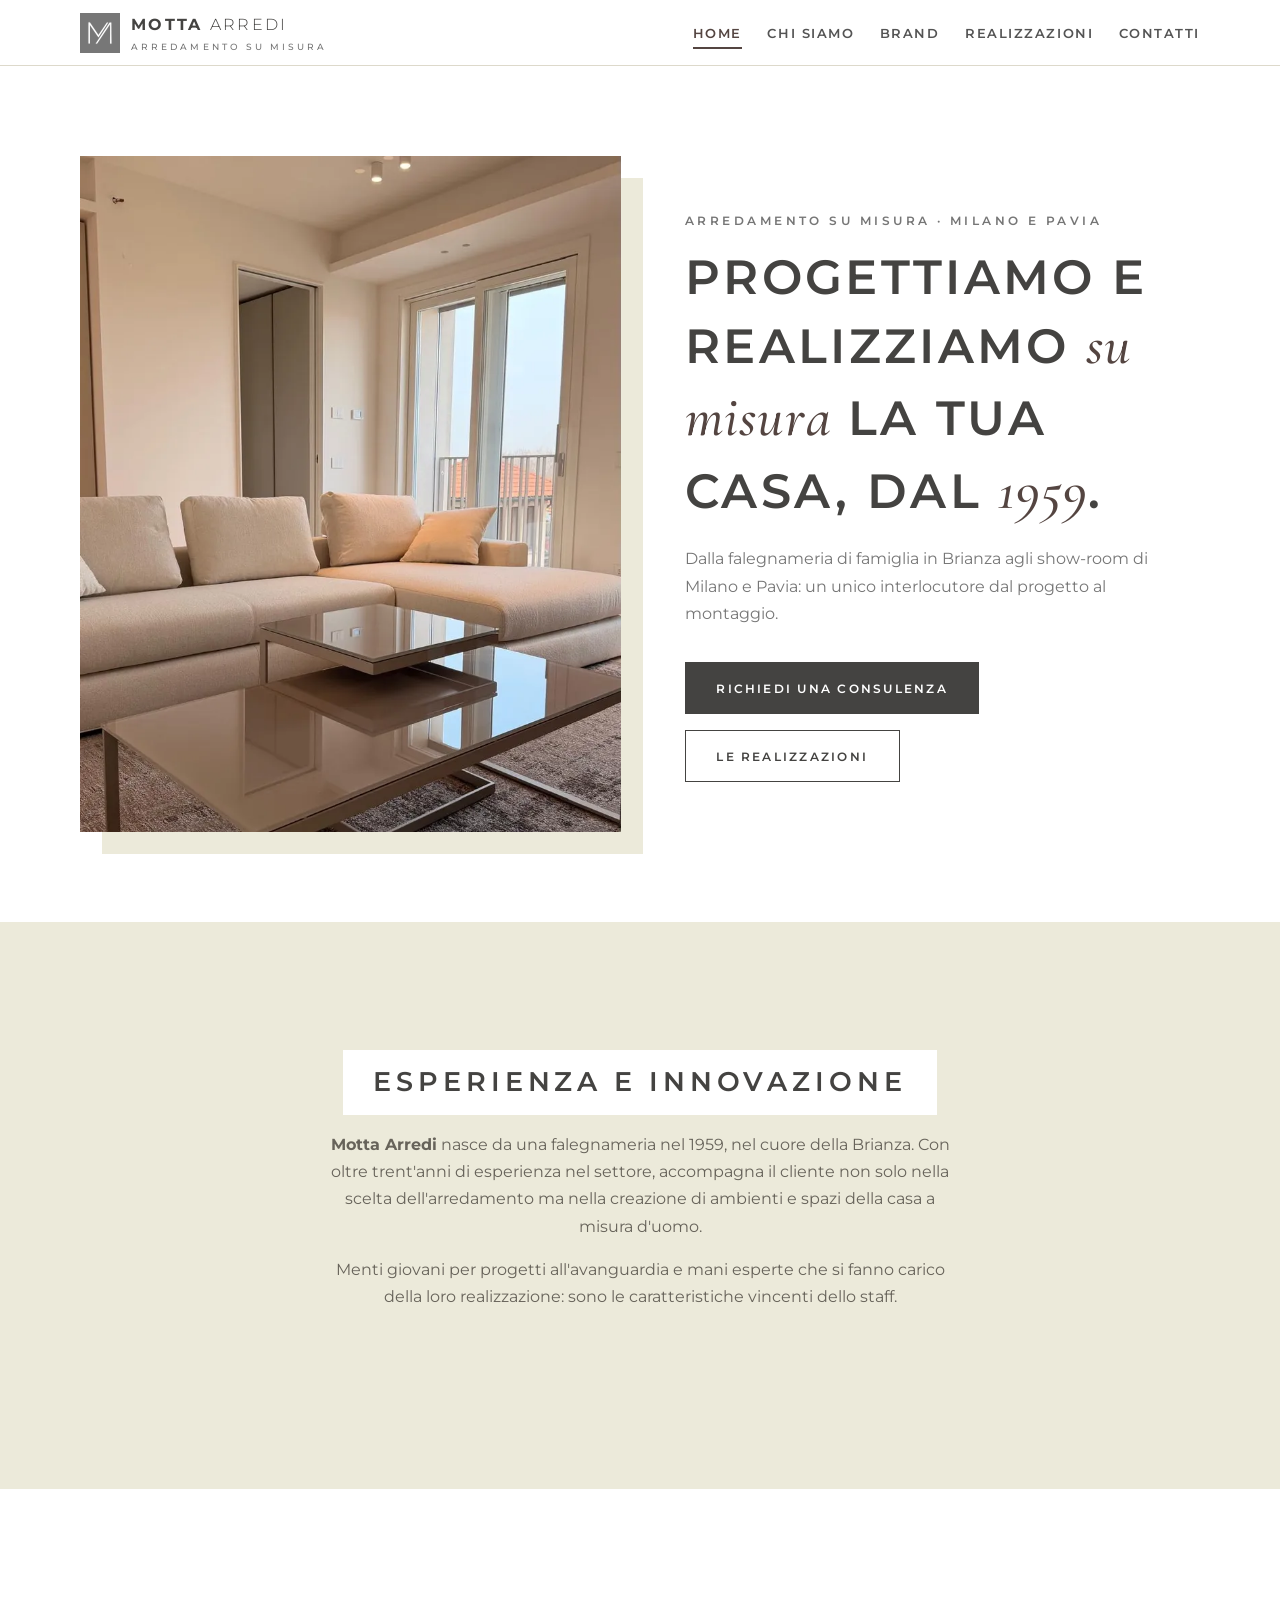
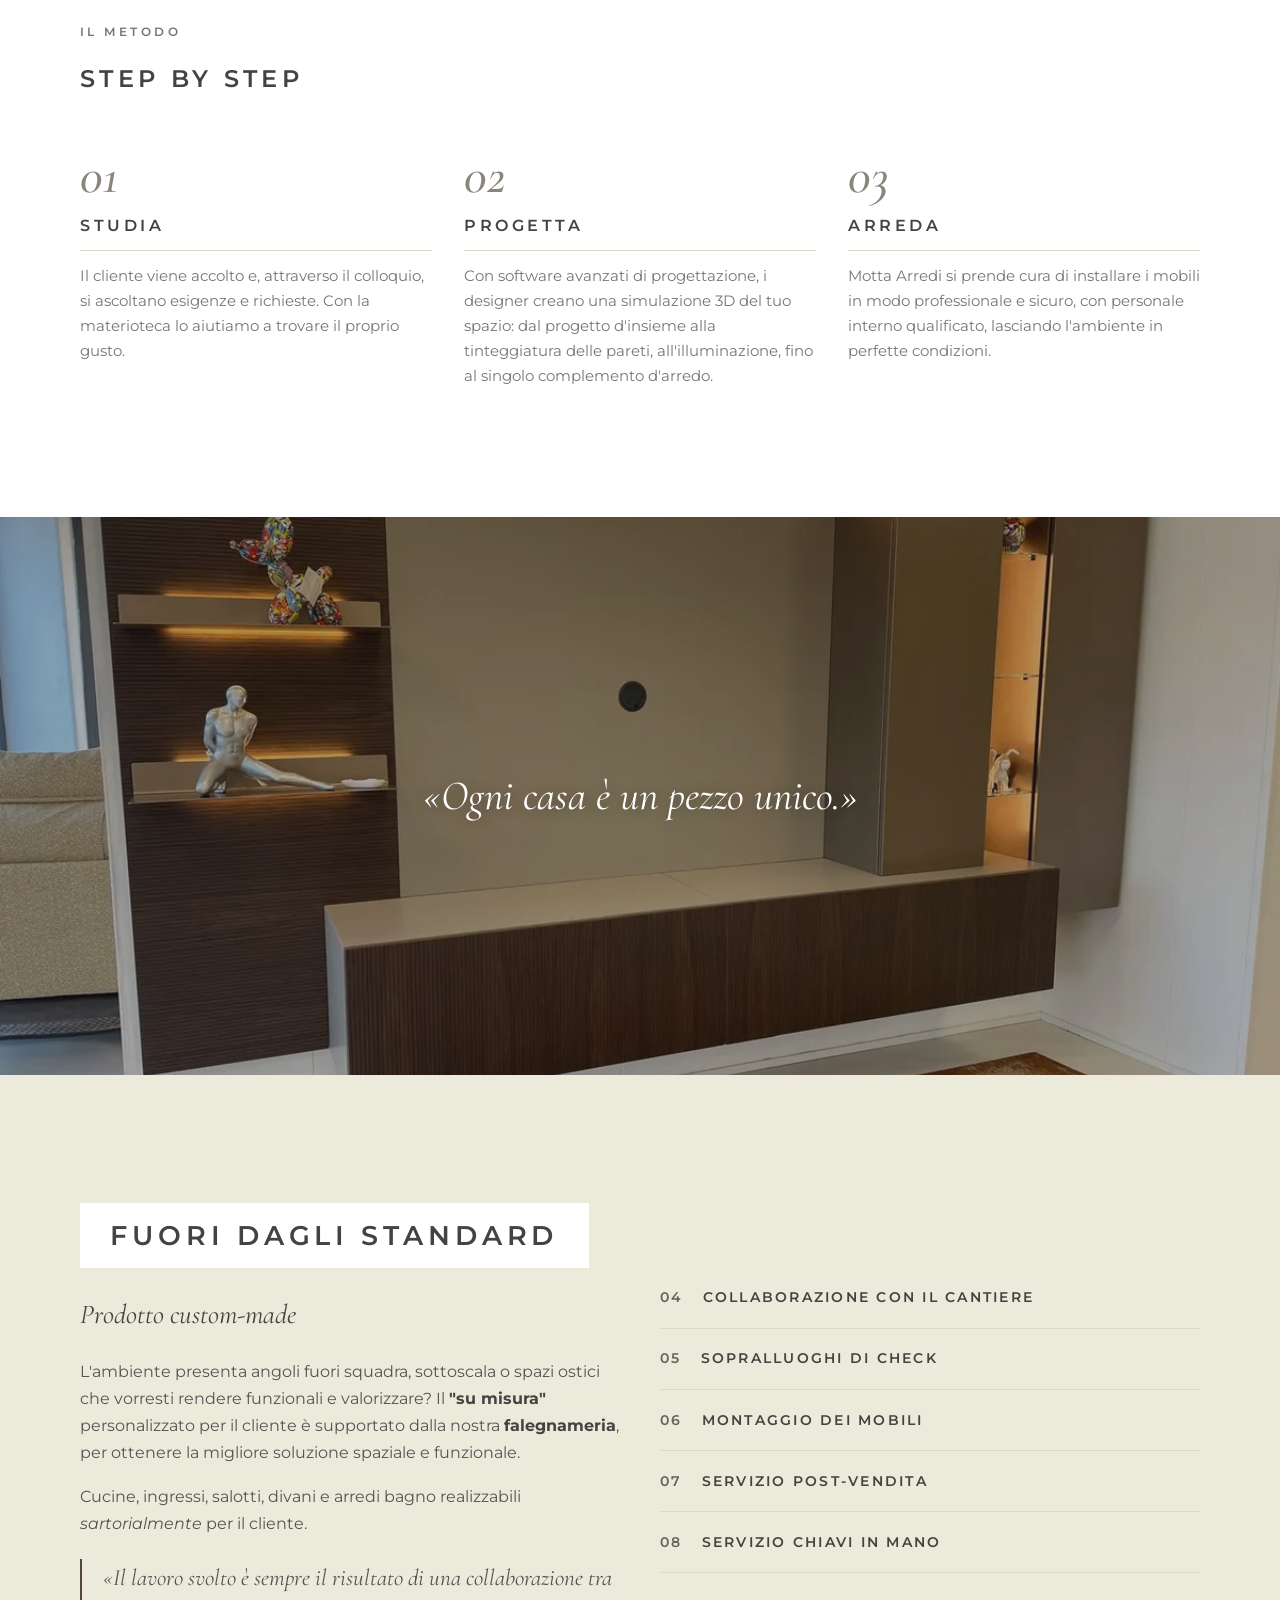
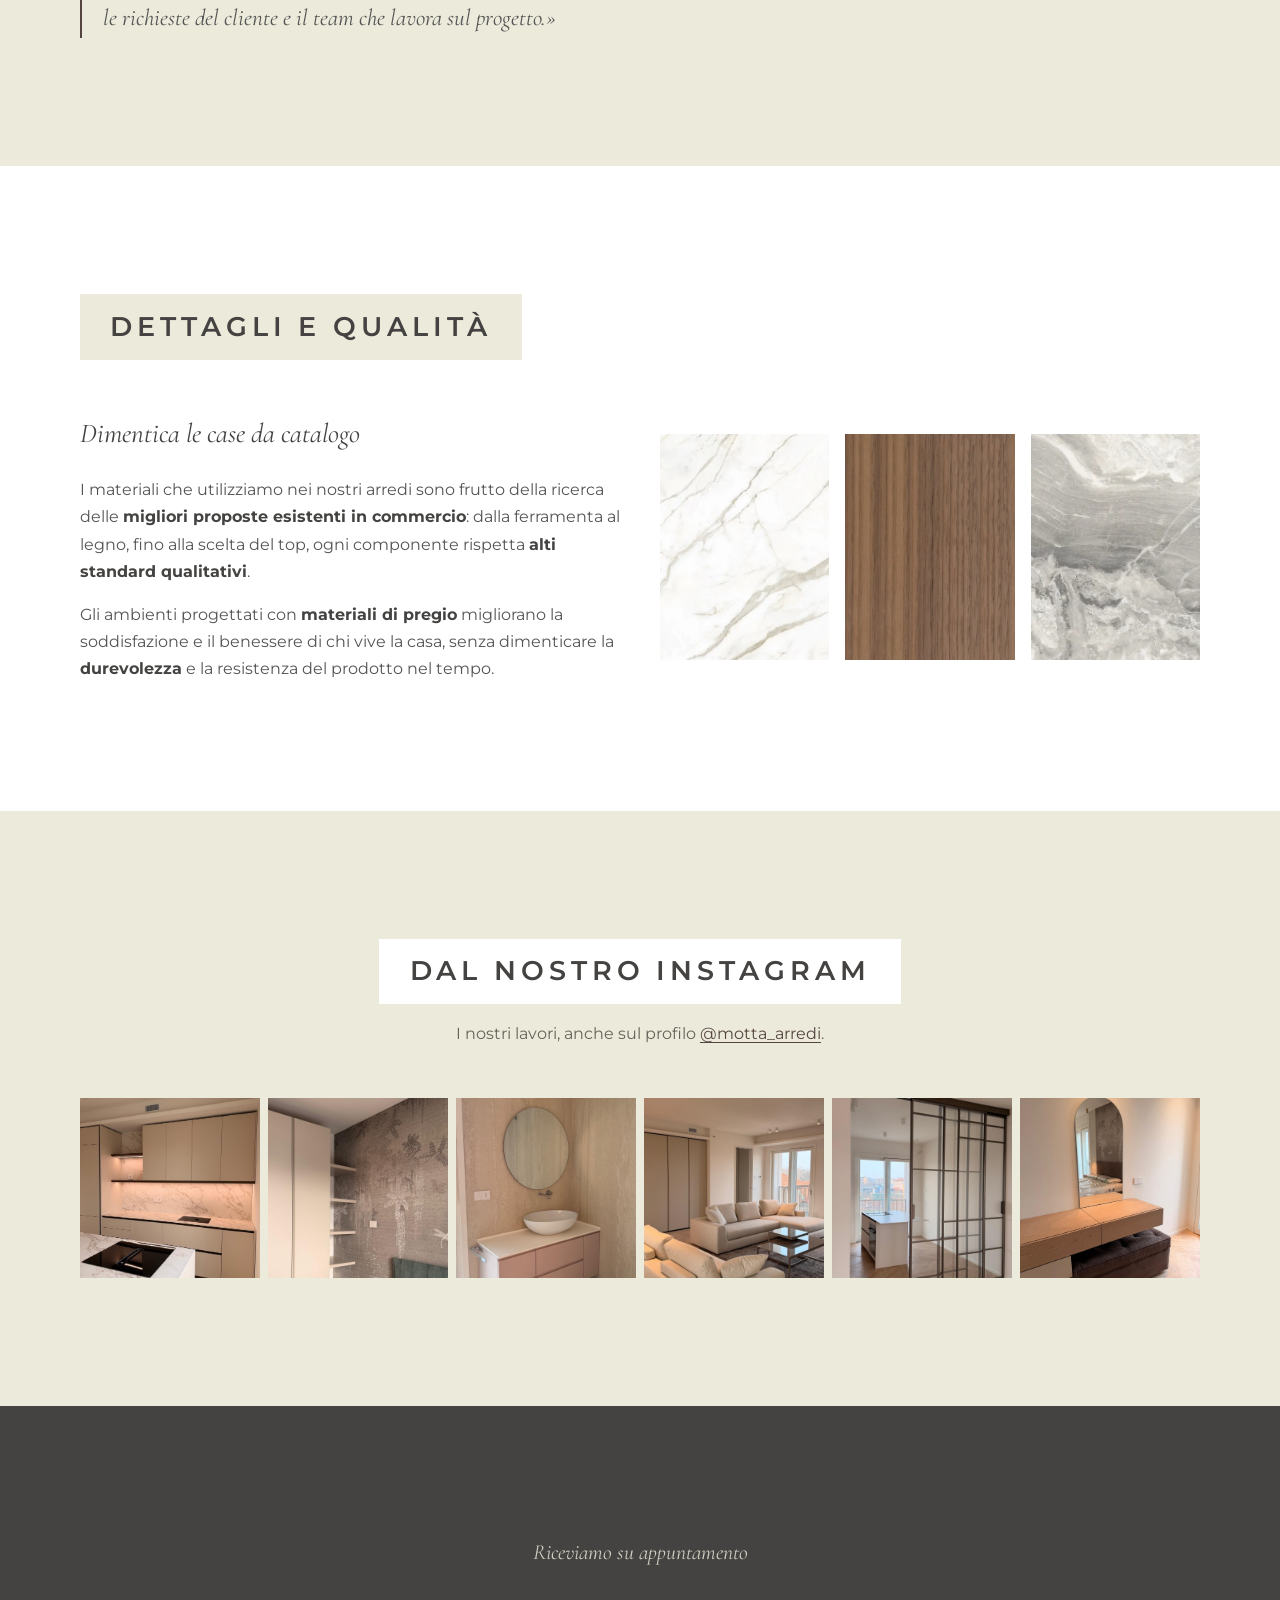
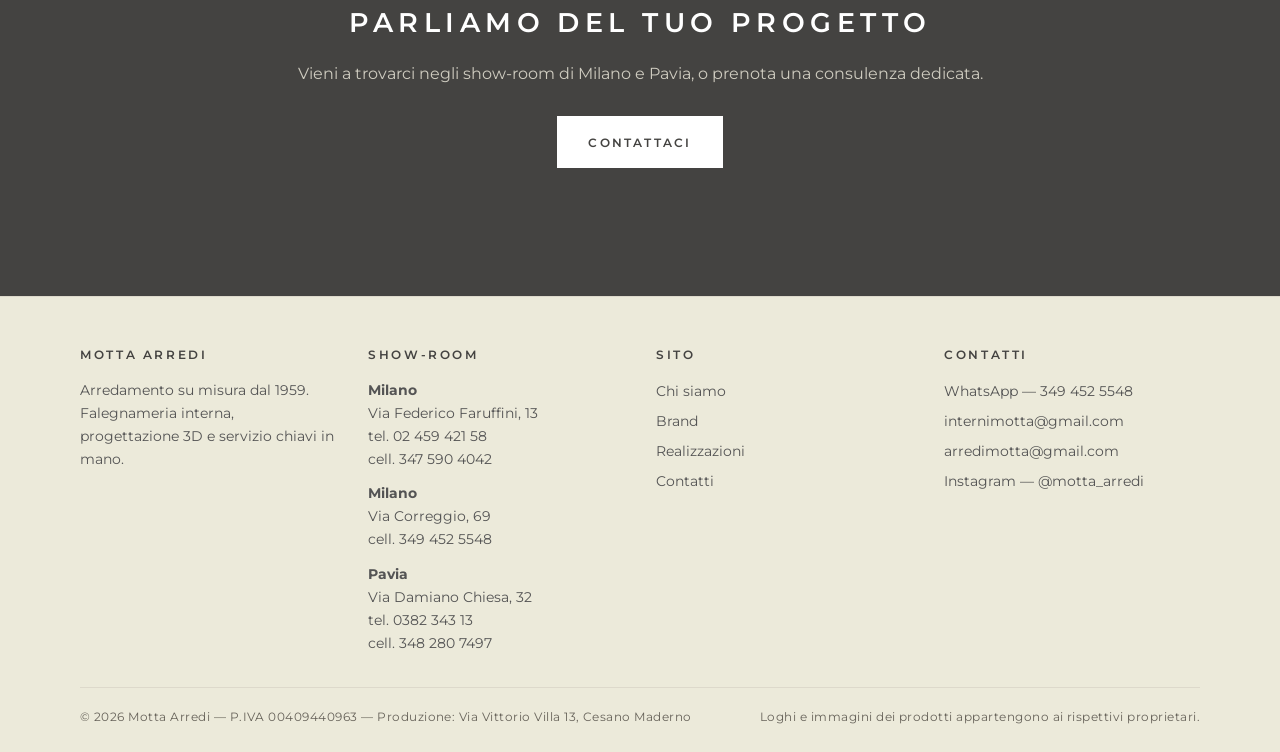
<file: index.html>
<!DOCTYPE html>
<html lang="it">
<head>
  <meta charset="utf-8">
  <meta name="viewport" content="width=device-width, initial-scale=1">
  <title>Motta Arredi Milano — Arredamento su misura dal 1959</title>
  <meta name="description" content="Motta Arredi, Milano e Pavia: arredamento su misura dal 1959. Falegnameria di famiglia, progettazione 3D, servizio chiavi in mano. Show-room in Via Faruffini 13 e Via Correggio 69 a Milano.">
  <link rel="canonical" href="https://www.mottaarredi.it/">
  <meta property="og:type" content="website">
  <meta property="og:site_name" content="Motta Arredi">
  <meta property="og:title" content="Motta Arredi Milano — Arredamento su misura dal 1959">
  <meta property="og:description" content="Dal 1959, arredamento su misura con falegnameria interna. Show-room a Milano e Pavia, progettazione 3D e servizio chiavi in mano.">
  <meta property="og:url" content="https://www.mottaarredi.it/">
  <meta property="og:image" content="https://www.mottaarredi.it/img/hero-living.jpg">
  <meta property="og:locale" content="it_IT">
  <link rel="icon" type="image/png" href="img/favicon-64.png">
  <link rel="apple-touch-icon" href="img/apple-touch-icon.png">
  <link rel="preconnect" href="https://fonts.googleapis.com">
  <link rel="preconnect" href="https://fonts.gstatic.com" crossorigin>
  <link rel="preload" as="style" href="https://fonts.googleapis.com/css2?family=Montserrat:wght@300;400;500;600;700&family=Cormorant+Garamond:ital,wght@1,400;1,500&display=swap">
  <link href="https://fonts.googleapis.com/css2?family=Montserrat:wght@300;400;500;600;700&family=Cormorant+Garamond:ital,wght@1,400;1,500&display=swap" rel="stylesheet" media="print" onload="this.media='all'">
  <noscript><link href="https://fonts.googleapis.com/css2?family=Montserrat:wght@300;400;500;600;700&family=Cormorant+Garamond:ital,wght@1,400;1,500&display=swap" rel="stylesheet"></noscript>
  <link rel="stylesheet" href="css/style.css?v=5f2b468d">
  <script type="application/ld+json">
  [
    {
      "@context": "https://schema.org",
      "@type": "Organization",
      "@id": "https://www.mottaarredi.it/#organization",
      "name": "Motta Arredi",
      "alternateName": "Motta Arredi Milano",
      "url": "https://www.mottaarredi.it/",
      "logo": "https://www.mottaarredi.it/img/logo.png",
      "foundingDate": "1959",
      "sameAs": ["https://www.instagram.com/motta_arredi/"]
    },
    {
      "@context": "https://schema.org",
      "@type": "FurnitureStore",
      "name": "Motta Arredi — Show-room Milano",
      "url": "https://www.mottaarredi.it/",
      "image": "https://www.mottaarredi.it/img/hero-living.jpg",
      "telephone": "+39 02 45942158",
      "email": "internimotta@gmail.com",
      "foundingDate": "1959",
      "address": {
        "@type": "PostalAddress",
        "streetAddress": "Via Federico Faruffini, 13",
        "addressLocality": "Milano",
        "postalCode": "20149",
        "addressRegion": "MI",
        "addressCountry": "IT"
      },
      "sameAs": ["https://www.instagram.com/motta_arredi/"]
    },
    {
      "@context": "https://schema.org",
      "@type": "FurnitureStore",
      "name": "Motta Arredi — Show-room Milano Via Correggio",
      "url": "https://www.mottaarredi.it/",
      "telephone": "+39 349 4525548",
      "address": {
        "@type": "PostalAddress",
        "streetAddress": "Via Correggio, 69",
        "addressLocality": "Milano",
        "addressRegion": "MI",
        "addressCountry": "IT"
      },
      "sameAs": ["https://www.instagram.com/motta_arredi/"]
    },
    {
      "@context": "https://schema.org",
      "@type": "FurnitureStore",
      "name": "Motta Arredi — Show-room Pavia",
      "url": "https://www.mottaarredi.it/",
      "telephone": "+39 0382 34313",
      "email": "arredimotta@gmail.com",
      "address": {
        "@type": "PostalAddress",
        "streetAddress": "Via Damiano Chiesa, 32",
        "addressLocality": "Pavia",
        "addressRegion": "PV",
        "addressCountry": "IT"
      },
      "sameAs": ["https://www.instagram.com/motta_arredi/"]
    }
  ]
  </script>
</head>
<body>

<header class="site-header">
  <div class="container">
    <a class="logo" href="index.html">
      <img class="m-mark" src="img/logo-mark.png" alt="" width="40" height="40">
      <span><span class="m-name">MOTTA <span class="light">ARREDI</span></span><span class="m-tag">Arredamento su misura</span></span>
    </a>
    <button class="nav-toggle" aria-label="Apri il menu" aria-expanded="false">☰</button>
    <nav class="main-nav" aria-label="Navigazione principale">
      <ul>
        <li><a href="index.html" aria-current="page">Home</a></li>
        <li><a href="chi-siamo.html">Chi siamo</a></li>
        <li><a href="brand.html">Brand</a></li>
        <li><a href="realizzazioni.html">Realizzazioni</a></li>
        <li><a href="contatti.html">Contatti</a></li>
      </ul>
    </nav>
  </div>
</header>

<main>

  <section class="hero">
    <div class="container">
      <div class="hero-photo">
        <picture>
          <source type="image/webp" srcset="img/hero-living-480.webp 480w, img/hero-living-800.webp 800w, img/hero-living-900.webp 900w" sizes="(max-width: 900px) 92vw, 48vw">
          <img src="img/hero-living.jpg" alt="Living con divano angolare su misura" width="900" height="1125" fetchpriority="high">
        </picture>
      </div>
      <div class="hero-brand">
        <span class="eyebrow">Arredamento su misura · Milano e Pavia</span>
        <h1 class="hero-title">Progettiamo e realizziamo <em>su misura</em> la tua casa, dal <em>1959</em>.</h1>
        <p class="hero-sub">Dalla falegnameria di famiglia in Brianza agli show-room di Milano e Pavia: un unico interlocutore dal progetto al montaggio.</p>
        <div class="btn-row">
          <a class="btn btn-primary" href="contatti.html">Richiedi una consulenza</a>
          <a class="btn btn-outline" href="realizzazioni.html">Le realizzazioni</a>
        </div>
      </div>
    </div>
  </section>

  <section class="section alt">
    <div class="container">
      <div class="section-head center">
        <h2 class="band-title title-caps">Esperienza e Innovazione</h2>
        <p><strong>Motta Arredi</strong> nasce da una falegnameria nel 1959, nel cuore della Brianza. Con oltre trent'anni di esperienza nel settore, accompagna il cliente non solo nella scelta dell'arredamento ma nella creazione di ambienti e spazi della casa a misura d'uomo.</p>
        <p>Menti giovani per progetti all'avanguardia e mani esperte che si fanno carico della loro realizzazione: sono le caratteristiche vincenti dello staff.</p>
      </div>
    </div>
  </section>

  <section class="section">
    <div class="container">
      <div class="section-head">
        <span class="eyebrow">Il metodo</span>
        <h2 class="title-caps">Step by step</h2>
      </div>
      <div class="steps">
        <div class="step">
          <span class="num">01</span>
          <h3>Studia</h3>
          <p>Il cliente viene accolto e, attraverso il colloquio, si ascoltano esigenze e richieste. Con la materioteca lo aiutiamo a trovare il proprio gusto.</p>
        </div>
        <div class="step">
          <span class="num">02</span>
          <h3>Progetta</h3>
          <p>Con software avanzati di progettazione, i designer creano una simulazione 3D del tuo spazio: dal progetto d'insieme alla tinteggiatura delle pareti, all'illuminazione, fino al singolo complemento d'arredo.</p>
        </div>
        <div class="step">
          <span class="num">03</span>
          <h3>Arreda</h3>
          <p>Motta Arredi si prende cura di installare i mobili in modo professionale e sicuro, con personale interno qualificato, lasciando l'ambiente in perfette condizioni.</p>
        </div>
      </div>
    </div>
  </section>

  <section class="editorial-pause">
    <picture>
      <source type="image/webp" srcset="img/prj-parete-noce-1200.webp">
      <img src="img/prj-parete-noce.jpg" alt="Parete attrezzata in noce con mensole retroilluminate" loading="lazy">
    </picture>
    <p>«Ogni casa è un pezzo unico.»</p>
  </section>

  <section class="section alt">
    <div class="container grid-2">
      <div class="prose">
        <h2 class="band-title title-caps mb-m">Fuori dagli standard</h2>
        <p class="serif-lead">Prodotto custom-made</p>
        <p>L'ambiente presenta angoli fuori squadra, sottoscala o spazi ostici che vorresti rendere funzionali e valorizzare? Il <strong>"su misura"</strong> personalizzato per il cliente è supportato dalla nostra <strong>falegnameria</strong>, per ottenere la migliore soluzione spaziale e funzionale.</p>
        <p>Cucine, ingressi, salotti, divani e arredi bagno realizzabili <em>sartorialmente</em> per il cliente.</p>
        <blockquote>«Il lavoro svolto è sempre il risultato di una collaborazione tra le richieste del cliente e il team che lavora sul progetto.»</blockquote>
      </div>
      <div>
        <ul class="svc-list" aria-label="Servizio chiavi in mano">
          <li><span class="num">04</span><span class="label">Collaborazione con il cantiere</span></li>
          <li><span class="num">05</span><span class="label">Sopralluoghi di check</span></li>
          <li><span class="num">06</span><span class="label">Montaggio dei mobili</span></li>
          <li><span class="num">07</span><span class="label">Servizio post-vendita</span></li>
          <li><span class="num">08</span><span class="label">Servizio chiavi in mano</span></li>
        </ul>
      </div>
    </div>
  </section>

  <section class="section">
    <div class="container">
      <div class="section-head">
        <h2 class="band-title title-caps">Dettagli e Qualità</h2>
      </div>
      <div class="grid-2">
        <div class="prose">
          <p class="serif-lead">Dimentica le case da catalogo</p>
          <p>I materiali che utilizziamo nei nostri arredi sono frutto della ricerca delle <strong>migliori proposte esistenti in commercio</strong>: dalla ferramenta al legno, fino alla scelta del top, ogni componente rispetta <strong>alti standard qualitativi</strong>.</p>
          <p>Gli ambienti progettati con <strong>materiali di pregio</strong> migliorano la soddisfazione e il benessere di chi vive la casa, senza dimenticare la <strong>durevolezza</strong> e la resistenza del prodotto nel tempo.</p>
        </div>
        <div class="materials">
          <img src="img/mat-marmo-480.webp" alt="Marmo calacatta" width="480" height="970" loading="lazy">
          <img src="img/mat-legno-480.webp" alt="Essenza di noce" width="480" height="720" loading="lazy">
          <img src="img/mat-pietra-480.webp" alt="Pietra naturale grigia" width="480" height="480" loading="lazy">
        </div>
      </div>
    </div>
  </section>

  <section class="section alt">
    <div class="container">
      <div class="section-head center">
        <h2 class="band-title title-caps">Dal nostro Instagram</h2>
        <p>I nostri lavori, anche sul profilo <a href="https://www.instagram.com/motta_arredi/" target="_blank" rel="noopener">@motta_arredi</a>.</p>
      </div>
      <div class="ig-strip">
        <a href="https://www.instagram.com/motta_arredi/" target="_blank" rel="noopener"><img src="img/prj-cucina-isola.jpg" alt="Cucina con isola in marmo calacatta" loading="lazy"></a>
        <a href="https://www.instagram.com/motta_arredi/" target="_blank" rel="noopener"><img src="img/prj-notte-carta.jpg" alt="Zona notte con carta da parati" loading="lazy"></a>
        <a href="https://www.instagram.com/motta_arredi/" target="_blank" rel="noopener"><img src="img/prj-bagno-travertino.jpg" alt="Bagno in travertino" loading="lazy"></a>
        <a href="https://www.instagram.com/motta_arredi/" target="_blank" rel="noopener"><img src="img/prj-salotto.jpg" alt="Salotto con doppio divano" loading="lazy"></a>
        <a href="https://www.instagram.com/motta_arredi/" target="_blank" rel="noopener"><img src="img/prj-vetrata.jpg" alt="Vetrata su misura in vetro e metallo" loading="lazy"></a>
        <a href="https://www.instagram.com/motta_arredi/" target="_blank" rel="noopener"><img src="img/prj-consolle.jpg" alt="Consolle con specchio ad arco" loading="lazy"></a>
      </div>
    </div>
  </section>

  <section class="section cta-band">
    <div class="container">
      <p class="cta-pre">Riceviamo su appuntamento</p>
      <h2>Parliamo del tuo progetto</h2>
      <p>Vieni a trovarci negli show-room di Milano e Pavia, o prenota una consulenza dedicata.</p>
      <a class="btn btn-light" href="contatti.html">Contattaci</a>
    </div>
  </section>

</main>

<footer class="site-footer">
  <div class="container">
    <div class="cols">
      <div>
        <h3>Motta Arredi</h3>
        <p>Arredamento su misura dal 1959.<br>Falegnameria interna, progettazione 3D e servizio chiavi in mano.</p>
      </div>
      <div>
        <h3>Show-room</h3>
        <p><strong>Milano</strong><br>Via Federico Faruffini, 13<br>tel. <a href="tel:+390245942158">02 459 421 58</a><br>cell. <a href="tel:+393475904042">347 590 4042</a></p>
        <p class="mt-s"><strong>Milano</strong><br>Via Correggio, 69<br>cell. <a href="tel:+393494525548">349 452 5548</a></p>
        <p class="mt-s"><strong>Pavia</strong><br>Via Damiano Chiesa, 32<br>tel. <a href="tel:+39038234313">0382 343 13</a><br>cell. <a href="tel:+393482807497">348 280 7497</a></p>
      </div>
      <div>
        <h3>Sito</h3>
        <ul>
          <li><a href="chi-siamo.html">Chi siamo</a></li>
          <li><a href="brand.html">Brand</a></li>
          <li><a href="realizzazioni.html">Realizzazioni</a></li>
          <li><a href="contatti.html">Contatti</a></li>
        </ul>
      </div>
      <div>
        <h3>Contatti</h3>
        <ul>
          <li><a href="https://wa.me/393494525548" target="_blank" rel="noopener">WhatsApp — 349 452 5548</a></li>
          <li><a href="mailto:internimotta@gmail.com">internimotta@gmail.com</a></li>
          <li><a href="mailto:arredimotta@gmail.com">arredimotta@gmail.com</a></li>
          <li><a href="https://www.instagram.com/motta_arredi/" target="_blank" rel="noopener">Instagram — @motta_arredi</a></li>
        </ul>
      </div>
    </div>
    <div class="legal">
      <span>© 2026 Motta Arredi — P.IVA 00409440963 — Produzione: Via Vittorio Villa 13, Cesano Maderno</span>
      <span>Loghi e immagini dei prodotti appartengono ai rispettivi proprietari.</span>
    </div>
  </div>
</footer>

<script src="js/main.js?v=19a0e053"></script>
</body>
</html>
</file>
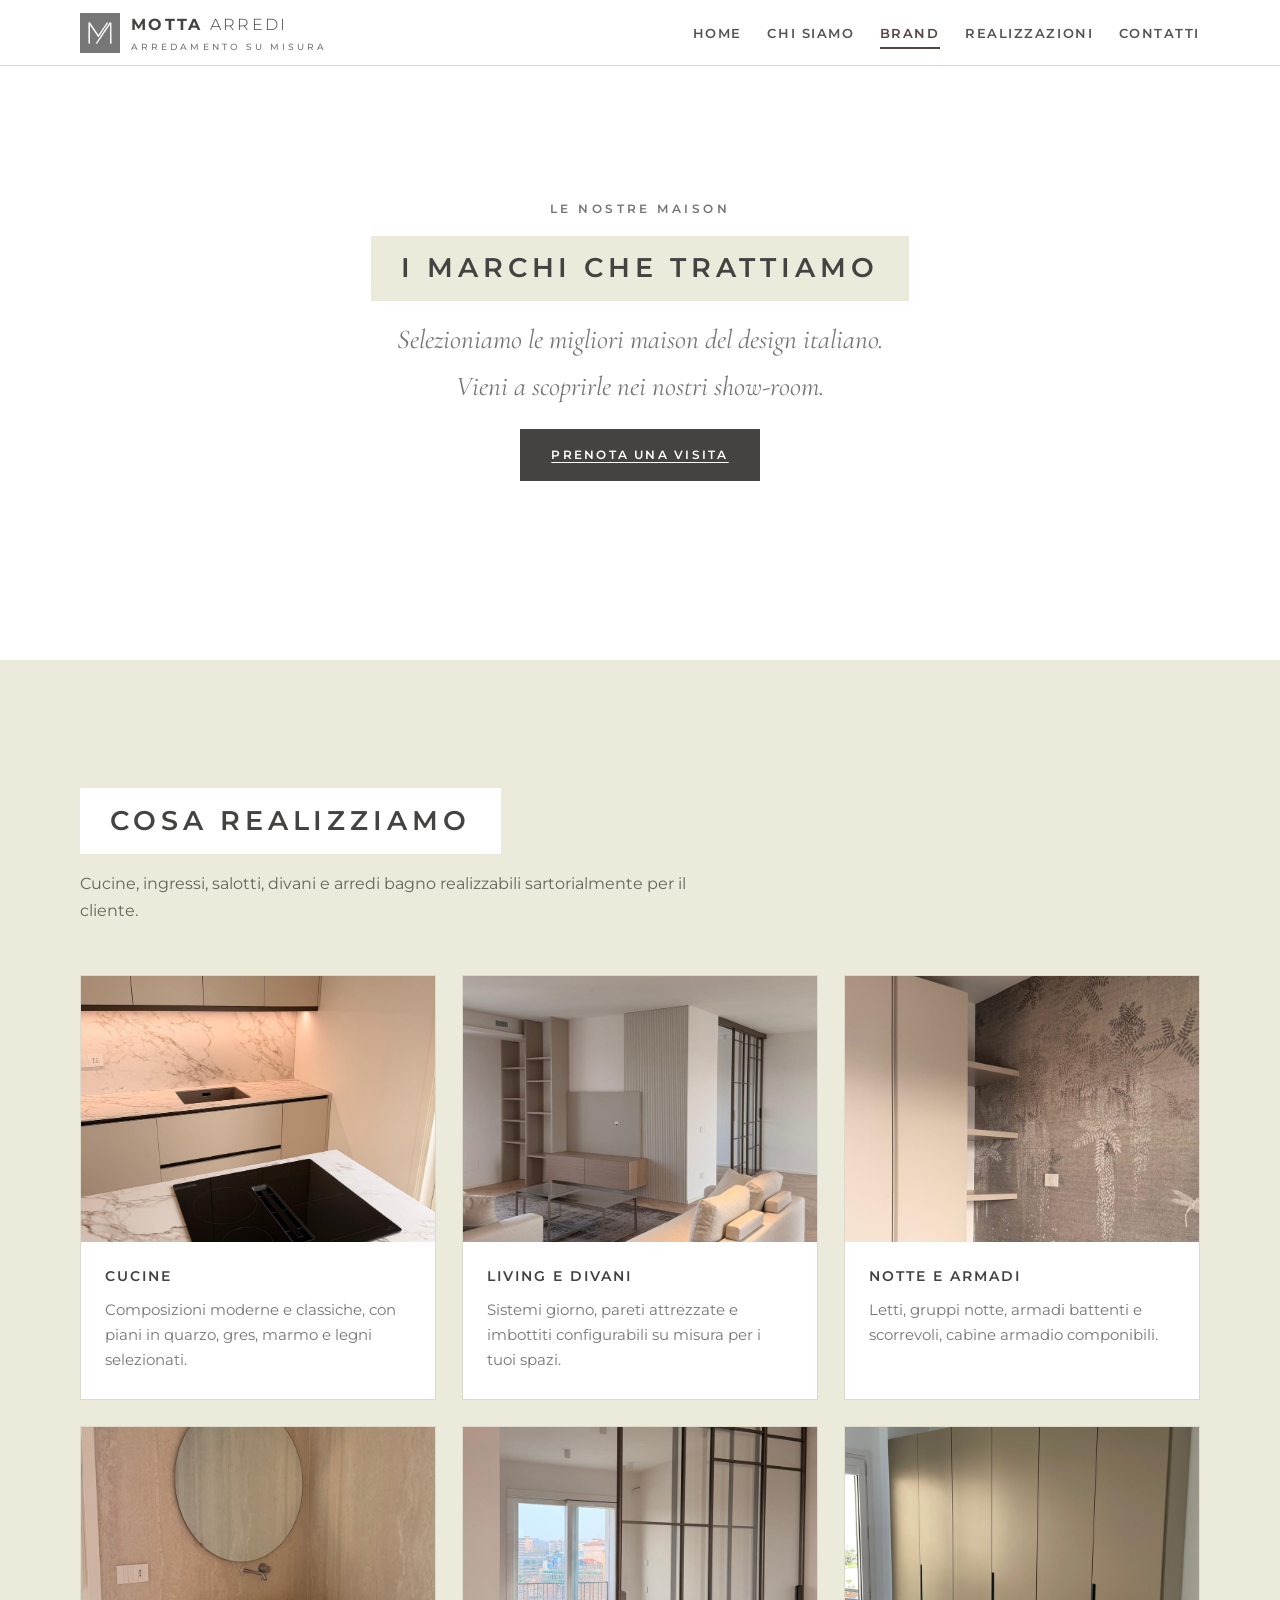
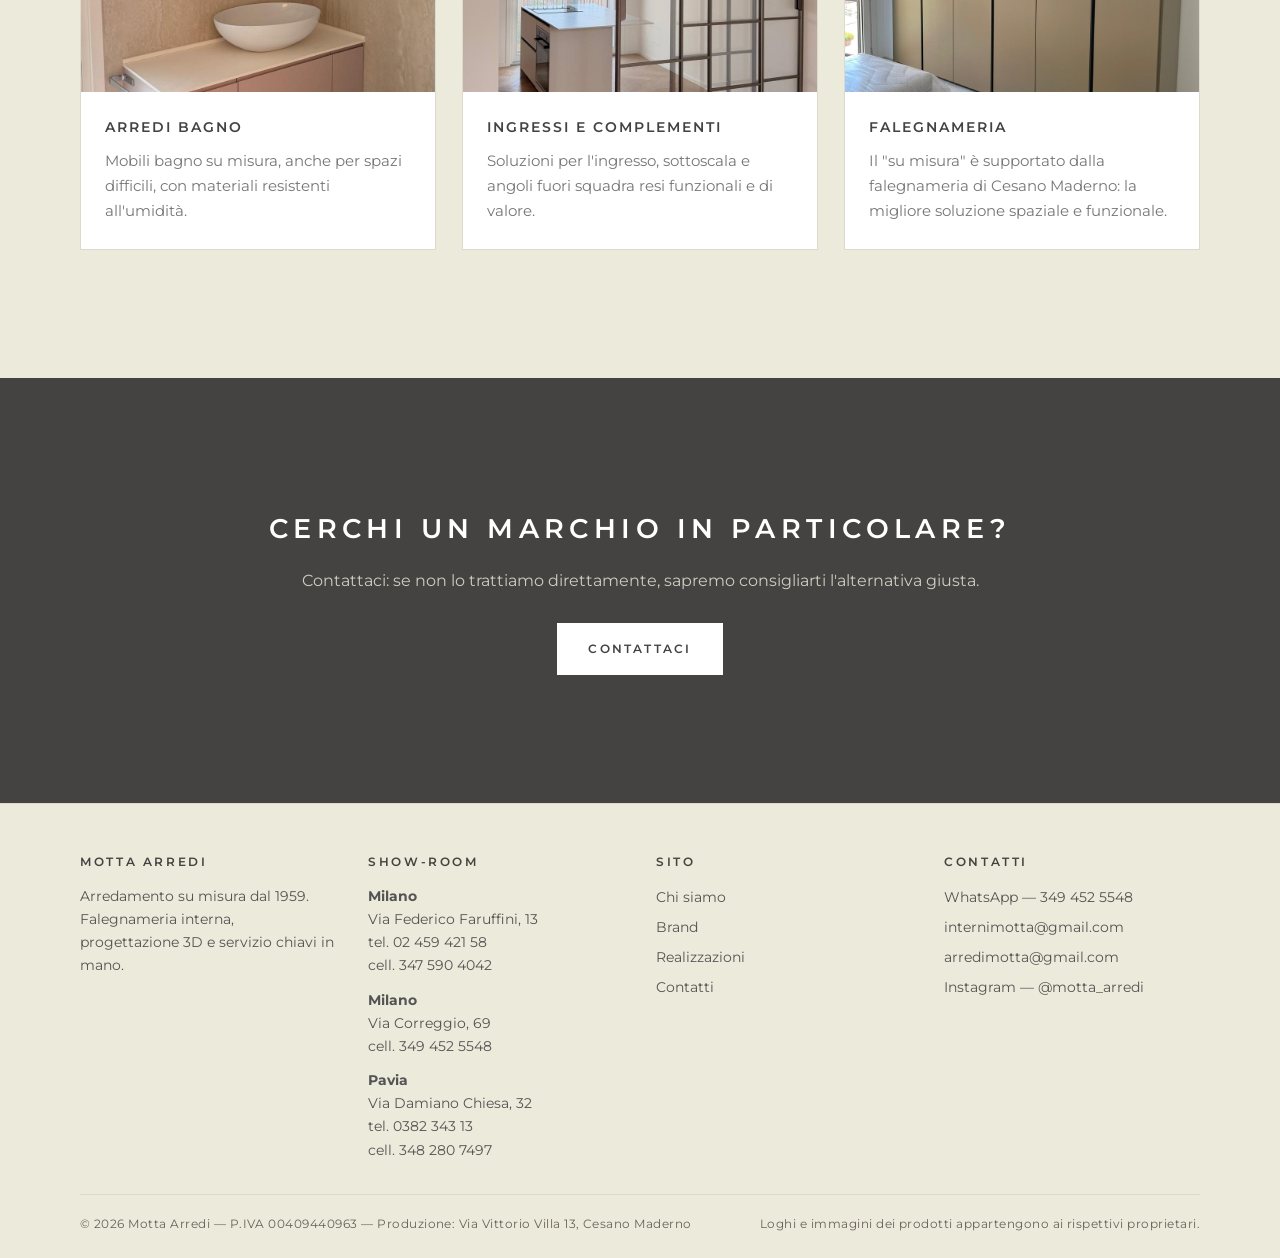
<file: brand.html>
<!DOCTYPE html>
<html lang="it">
<head>
  <meta charset="utf-8">
  <meta name="viewport" content="width=device-width, initial-scale=1">
  <title>I nostri brand — Motta Arredi Milano e Pavia</title>
  <meta name="description" content="I marchi di arredamento e design trattati da Motta Arredi, affiancati dalla falegnameria interna per soluzioni su misura. Show-room a Milano e Pavia.">
  <link rel="canonical" href="https://www.mottaarredi.it/brand.html">
  <meta property="og:type" content="website">
  <meta property="og:site_name" content="Motta Arredi">
  <meta property="og:title" content="I nostri brand — Motta Arredi">
  <meta property="og:description" content="I marchi di arredamento trattati da Motta Arredi, con il supporto della falegnameria interna.">
  <meta property="og:url" content="https://www.mottaarredi.it/brand.html">
  <meta property="og:locale" content="it_IT">
  <link rel="icon" type="image/png" href="img/favicon-64.png">
  <link rel="apple-touch-icon" href="img/apple-touch-icon.png">
  <link rel="preconnect" href="https://fonts.googleapis.com">
  <link rel="preconnect" href="https://fonts.gstatic.com" crossorigin>
  <link rel="preload" as="style" href="https://fonts.googleapis.com/css2?family=Montserrat:wght@300;400;500;600;700&family=Cormorant+Garamond:ital,wght@1,400;1,500&display=swap">
  <link href="https://fonts.googleapis.com/css2?family=Montserrat:wght@300;400;500;600;700&family=Cormorant+Garamond:ital,wght@1,400;1,500&display=swap" rel="stylesheet" media="print" onload="this.media='all'">
  <noscript><link href="https://fonts.googleapis.com/css2?family=Montserrat:wght@300;400;500;600;700&family=Cormorant+Garamond:ital,wght@1,400;1,500&display=swap" rel="stylesheet"></noscript>
  <link rel="stylesheet" href="css/style.css?v=5f2b468d">
</head>
<body>

<header class="site-header">
  <div class="container">
    <a class="logo" href="index.html">
      <img class="m-mark" src="img/logo-mark.png" alt="" width="40" height="40">
      <span><span class="m-name">MOTTA <span class="light">ARREDI</span></span><span class="m-tag">Arredamento su misura</span></span>
    </a>
    <button class="nav-toggle" aria-label="Apri il menu" aria-expanded="false">☰</button>
    <nav class="main-nav" aria-label="Navigazione principale">
      <ul>
        <li><a href="index.html">Home</a></li>
        <li><a href="chi-siamo.html">Chi siamo</a></li>
        <li><a href="brand.html" aria-current="page">Brand</a></li>
        <li><a href="realizzazioni.html">Realizzazioni</a></li>
        <li><a href="contatti.html">Contatti</a></li>
      </ul>
    </nav>
  </div>
</header>

<main>

  <section class="section">
    <div class="container">
      <!-- Griglia loghi brand: ripristinarla quando arrivano i materiali ufficiali
           dalle aree rivenditori (regola n.3 in docs). -->
      <div class="section-head center">
        <span class="eyebrow">Le nostre maison</span>
        <h2 class="band-title title-caps">I marchi che trattiamo</h2>
        <p class="serif-lead">Selezioniamo le migliori maison del design italiano.<br>Vieni a scoprirle nei nostri show-room.</p>
        <p class="mt-m"><a class="btn btn-primary" href="contatti.html">Prenota una visita</a></p>
      </div>
    </div>
  </section>

  <section class="section alt">
    <div class="container">
      <div class="section-head">
        <h2 class="band-title title-caps">Cosa realizziamo</h2>
        <p>Cucine, ingressi, salotti, divani e arredi bagno realizzabili sartorialmente per il cliente.</p>
      </div>
      <div class="grid-3">
        <article class="card">
          <div class="thumb"><img src="img/prj-cucina-alzata.jpg" alt="Cucina con alzata in calacatta" loading="lazy"></div>
          <div class="card-body"><h3>Cucine</h3><p>Composizioni moderne e classiche, con piani in quarzo, gres, marmo e legni selezionati.</p></div>
        </article>
        <article class="card">
          <div class="thumb"><img src="img/prj-zona-giorno.jpg" alt="Zona giorno con divano su misura" loading="lazy"></div>
          <div class="card-body"><h3>Living e divani</h3><p>Sistemi giorno, pareti attrezzate e imbottiti configurabili su misura per i tuoi spazi.</p></div>
        </article>
        <article class="card">
          <div class="thumb"><img src="img/prj-notte-carta.jpg" alt="Zona notte con carta da parati" loading="lazy"></div>
          <div class="card-body"><h3>Notte e armadi</h3><p>Letti, gruppi notte, armadi battenti e scorrevoli, cabine armadio componibili.</p></div>
        </article>
        <article class="card">
          <div class="thumb"><img src="img/prj-bagno-travertino.jpg" alt="Bagno in travertino" loading="lazy"></div>
          <div class="card-body"><h3>Arredi bagno</h3><p>Mobili bagno su misura, anche per spazi difficili, con materiali resistenti all'umidità.</p></div>
        </article>
        <article class="card">
          <div class="thumb"><img src="img/prj-vetrata.jpg" alt="Vetrata divisoria su misura" loading="lazy"></div>
          <div class="card-body"><h3>Ingressi e complementi</h3><p>Soluzioni per l'ingresso, sottoscala e angoli fuori squadra resi funzionali e di valore.</p></div>
        </article>
        <article class="card">
          <div class="thumb"><img src="img/prj-armadio.jpg" alt="Armadiatura su misura" loading="lazy"></div>
          <div class="card-body"><h3>Falegnameria</h3><p>Il "su misura" è supportato dalla falegnameria di Cesano Maderno: la migliore soluzione spaziale e funzionale.</p></div>
        </article>
      </div>
    </div>
  </section>

  <section class="section cta-band">
    <div class="container">
      <h2>Cerchi un marchio in particolare?</h2>
      <p>Contattaci: se non lo trattiamo direttamente, sapremo consigliarti l'alternativa giusta.</p>
      <a class="btn btn-light" href="contatti.html">Contattaci</a>
    </div>
  </section>

</main>

<footer class="site-footer">
  <div class="container">
    <div class="cols">
      <div>
        <h3>Motta Arredi</h3>
        <p>Arredamento su misura dal 1959.<br>Falegnameria interna, progettazione 3D e servizio chiavi in mano.</p>
      </div>
      <div>
        <h3>Show-room</h3>
        <p><strong>Milano</strong><br>Via Federico Faruffini, 13<br>tel. <a href="tel:+390245942158">02 459 421 58</a><br>cell. <a href="tel:+393475904042">347 590 4042</a></p>
        <p class="mt-s"><strong>Milano</strong><br>Via Correggio, 69<br>cell. <a href="tel:+393494525548">349 452 5548</a></p>
        <p class="mt-s"><strong>Pavia</strong><br>Via Damiano Chiesa, 32<br>tel. <a href="tel:+39038234313">0382 343 13</a><br>cell. <a href="tel:+393482807497">348 280 7497</a></p>
      </div>
      <div>
        <h3>Sito</h3>
        <ul>
          <li><a href="chi-siamo.html">Chi siamo</a></li>
          <li><a href="brand.html">Brand</a></li>
          <li><a href="realizzazioni.html">Realizzazioni</a></li>
          <li><a href="contatti.html">Contatti</a></li>
        </ul>
      </div>
      <div>
        <h3>Contatti</h3>
        <ul>
          <li><a href="https://wa.me/393494525548" target="_blank" rel="noopener">WhatsApp — 349 452 5548</a></li>
          <li><a href="mailto:internimotta@gmail.com">internimotta@gmail.com</a></li>
          <li><a href="mailto:arredimotta@gmail.com">arredimotta@gmail.com</a></li>
          <li><a href="https://www.instagram.com/motta_arredi/" target="_blank" rel="noopener">Instagram — @motta_arredi</a></li>
        </ul>
      </div>
    </div>
    <div class="legal">
      <span>© 2026 Motta Arredi — P.IVA 00409440963 — Produzione: Via Vittorio Villa 13, Cesano Maderno</span>
      <span>Loghi e immagini dei prodotti appartengono ai rispettivi proprietari.</span>
    </div>
  </div>
</footer>

<script src="js/main.js?v=19a0e053"></script>
</body>
</html>
</file>
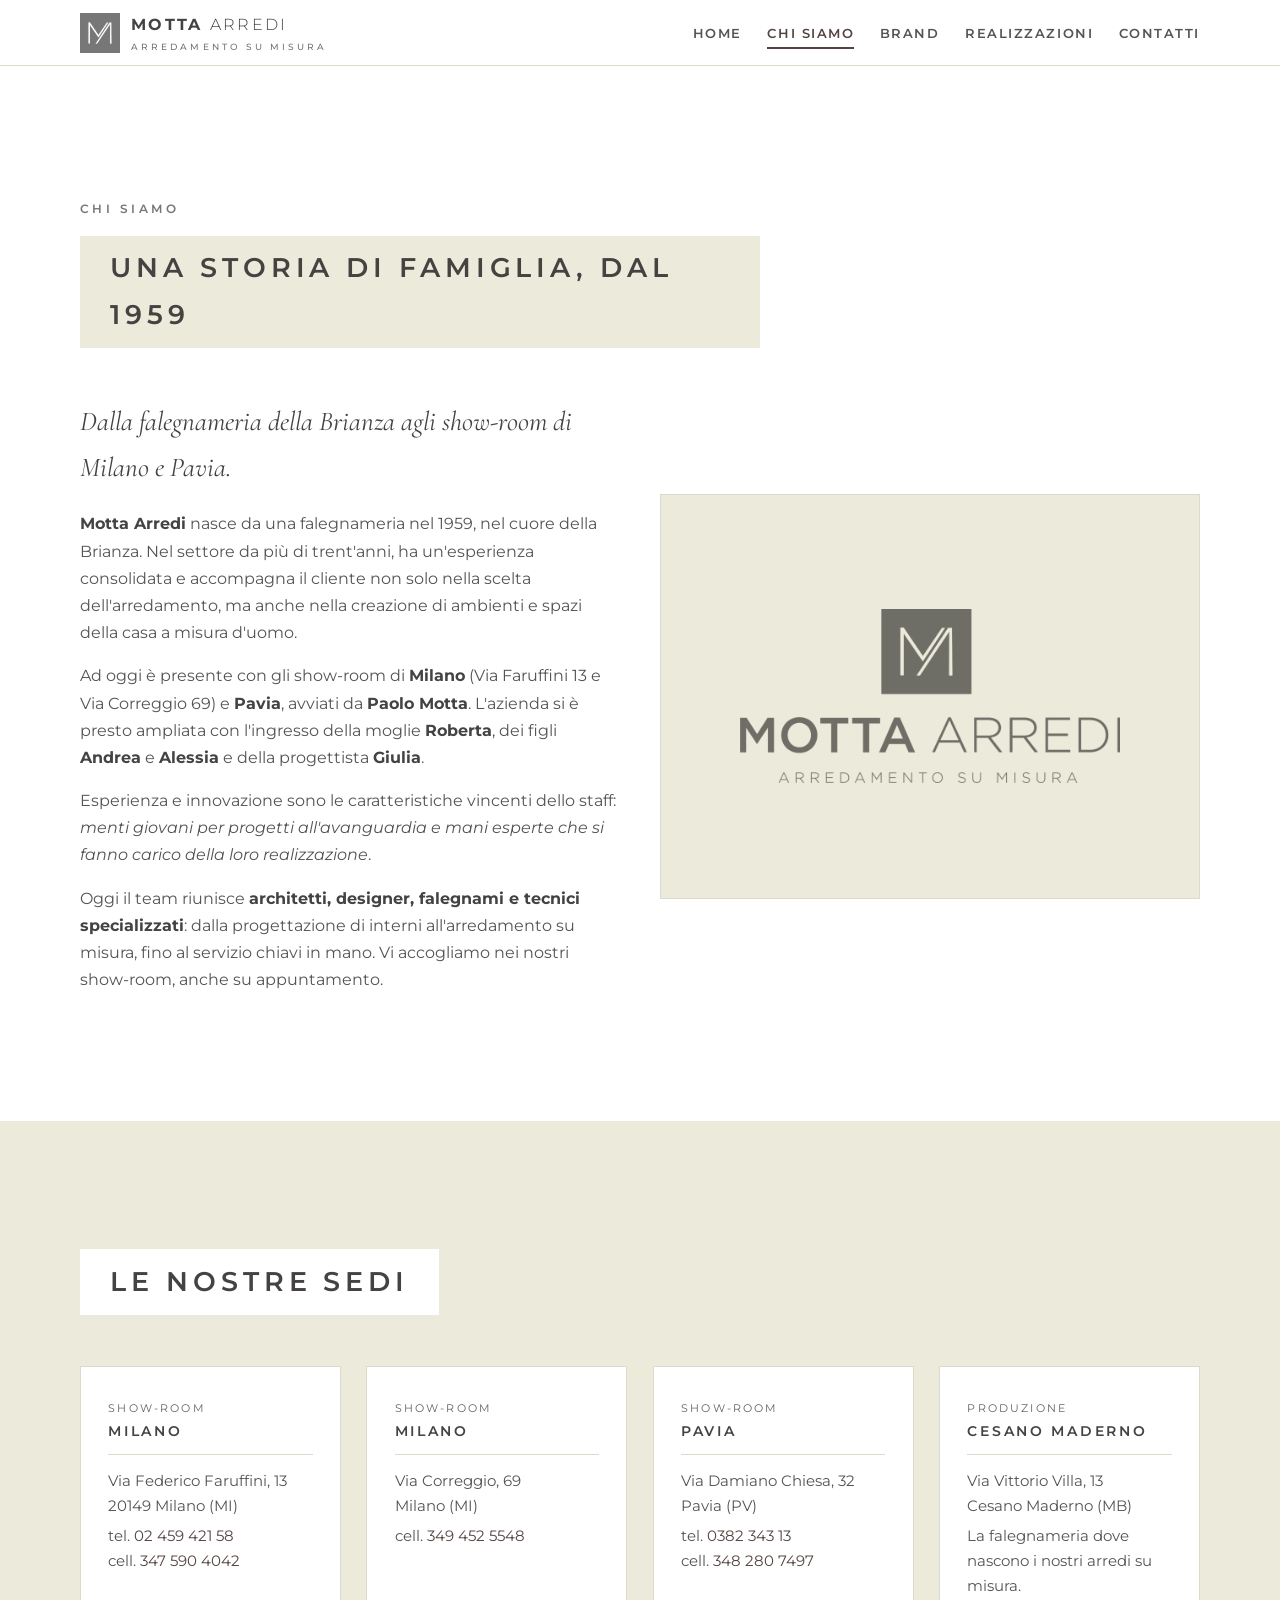
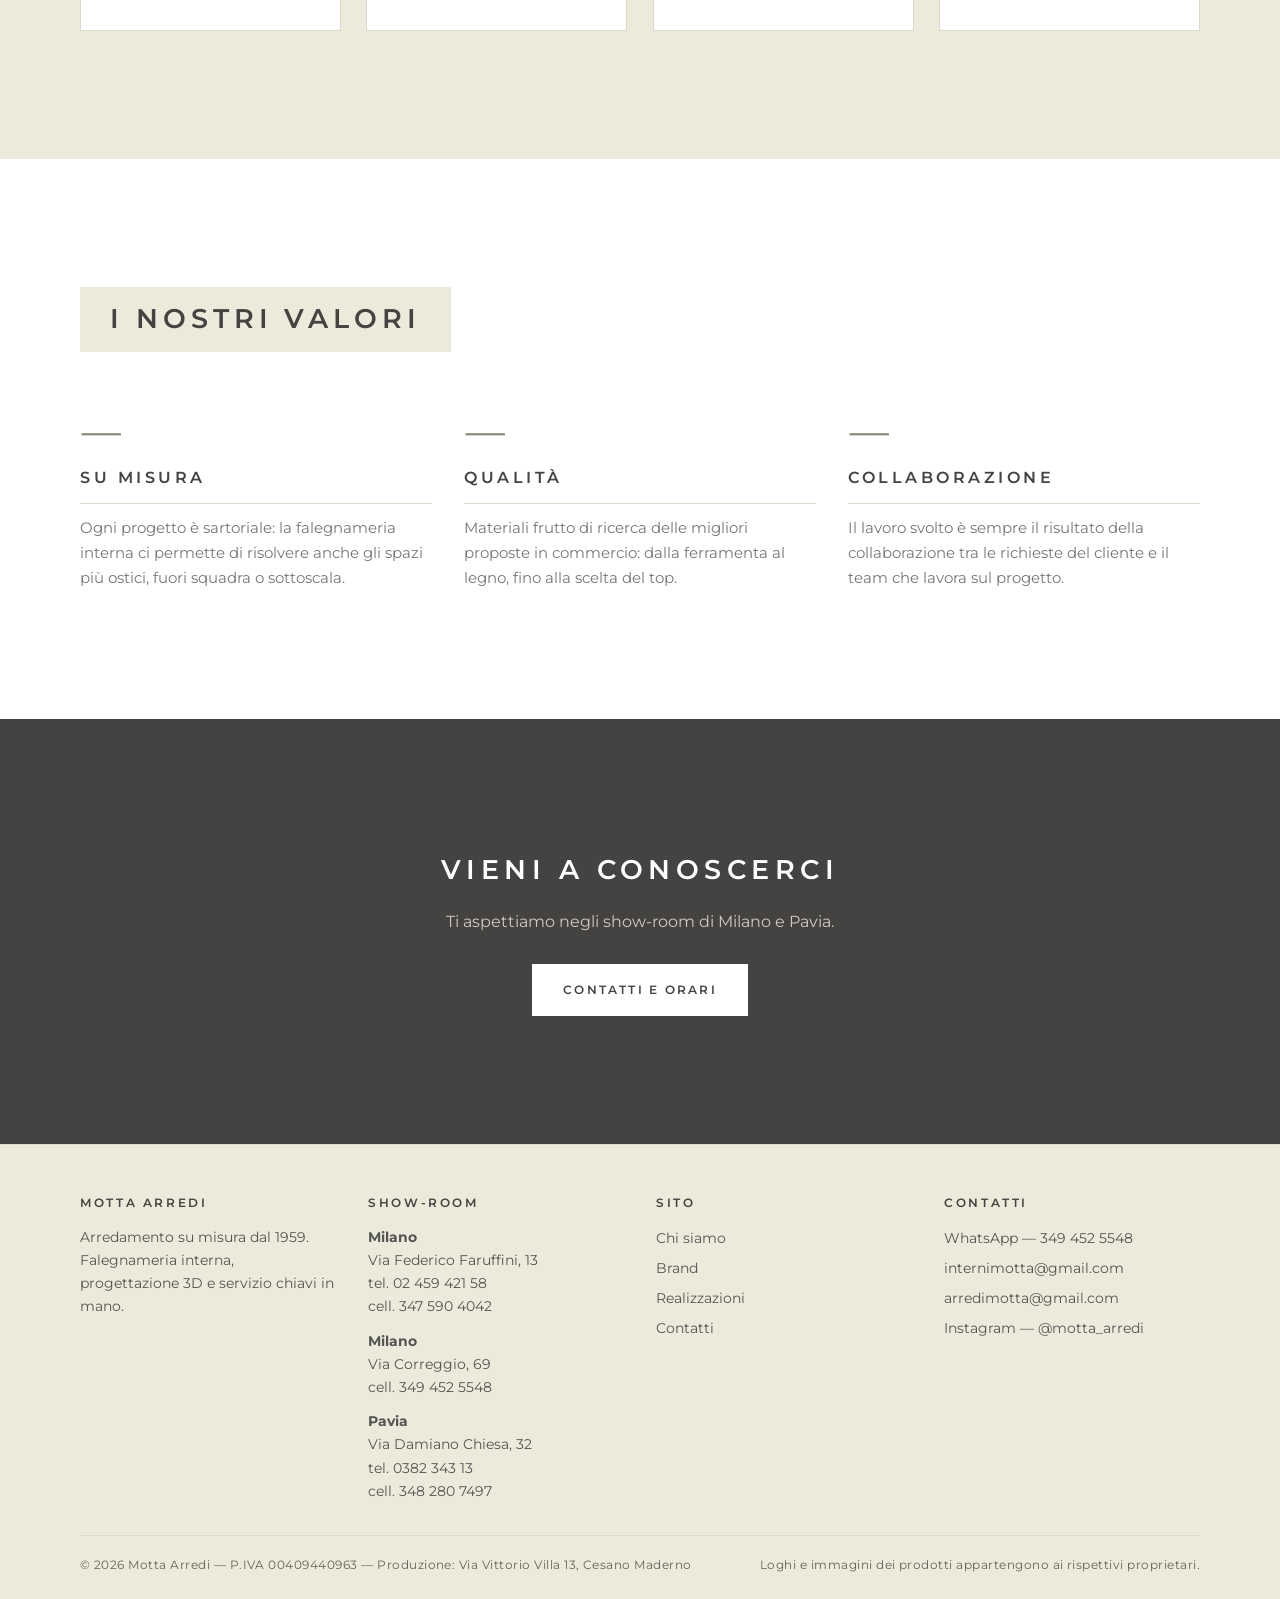
<file: chi-siamo.html>
<!DOCTYPE html>
<html lang="it">
<head>
  <meta charset="utf-8">
  <meta name="viewport" content="width=device-width, initial-scale=1">
  <title>Chi siamo — Motta Arredi Milano e Pavia, dal 1959</title>
  <meta name="description" content="Motta Arredi nasce da una falegnameria nel 1959 nel cuore della Brianza. Oggi è un'azienda di famiglia con show-room a Milano e Pavia e produzione a Cesano Maderno.">
  <link rel="canonical" href="https://www.mottaarredi.it/chi-siamo.html">
  <meta property="og:type" content="website">
  <meta property="og:site_name" content="Motta Arredi">
  <meta property="og:title" content="Chi siamo — Motta Arredi, dal 1959">
  <meta property="og:description" content="Da una falegnameria in Brianza nel 1959 agli show-room di Milano e Pavia: la storia della famiglia Motta.">
  <meta property="og:url" content="https://www.mottaarredi.it/chi-siamo.html">
  <meta property="og:image" content="https://www.mottaarredi.it/img/prj-zona-giorno.jpg">
  <meta property="og:locale" content="it_IT">
  <link rel="icon" type="image/png" href="img/favicon-64.png">
  <link rel="apple-touch-icon" href="img/apple-touch-icon.png">
  <link rel="preconnect" href="https://fonts.googleapis.com">
  <link rel="preconnect" href="https://fonts.gstatic.com" crossorigin>
  <link rel="preload" as="style" href="https://fonts.googleapis.com/css2?family=Montserrat:wght@300;400;500;600;700&family=Cormorant+Garamond:ital,wght@1,400;1,500&display=swap">
  <link href="https://fonts.googleapis.com/css2?family=Montserrat:wght@300;400;500;600;700&family=Cormorant+Garamond:ital,wght@1,400;1,500&display=swap" rel="stylesheet" media="print" onload="this.media='all'">
  <noscript><link href="https://fonts.googleapis.com/css2?family=Montserrat:wght@300;400;500;600;700&family=Cormorant+Garamond:ital,wght@1,400;1,500&display=swap" rel="stylesheet"></noscript>
  <link rel="stylesheet" href="css/style.css?v=5f2b468d">
</head>
<body>

<header class="site-header">
  <div class="container">
    <a class="logo" href="index.html">
      <img class="m-mark" src="img/logo-mark.png" alt="" width="40" height="40">
      <span><span class="m-name">MOTTA <span class="light">ARREDI</span></span><span class="m-tag">Arredamento su misura</span></span>
    </a>
    <button class="nav-toggle" aria-label="Apri il menu" aria-expanded="false">☰</button>
    <nav class="main-nav" aria-label="Navigazione principale">
      <ul>
        <li><a href="index.html">Home</a></li>
        <li><a href="chi-siamo.html" aria-current="page">Chi siamo</a></li>
        <li><a href="brand.html">Brand</a></li>
        <li><a href="realizzazioni.html">Realizzazioni</a></li>
        <li><a href="contatti.html">Contatti</a></li>
      </ul>
    </nav>
  </div>
</header>

<main>

  <section class="section">
    <div class="container">
      <div class="section-head">
        <span class="eyebrow">Chi siamo</span>
        <h2 class="band-title title-caps">Una storia di famiglia, dal 1959</h2>
      </div>
      <div class="grid-2">
        <div class="prose">
          <p class="serif-lead">Dalla falegnameria della Brianza agli show-room di Milano e Pavia.</p>
          <p><strong>Motta Arredi</strong> nasce da una falegnameria nel 1959, nel cuore della Brianza. Nel settore da più di trent'anni, ha un'esperienza consolidata e accompagna il cliente non solo nella scelta dell'arredamento, ma anche nella creazione di ambienti e spazi della casa a misura d'uomo.</p>
          <p>Ad oggi è presente con gli show-room di <strong>Milano</strong> (Via Faruffini 13 e Via Correggio 69) e <strong>Pavia</strong>, avviati da <strong>Paolo Motta</strong>. L'azienda si è presto ampliata con l'ingresso della moglie <strong>Roberta</strong>, dei figli <strong>Andrea</strong> e <strong>Alessia</strong> e della progettista <strong>Giulia</strong>.</p>
          <p>Esperienza e innovazione sono le caratteristiche vincenti dello staff: <em>menti giovani per progetti all'avanguardia e mani esperte che si fanno carico della loro realizzazione</em>.</p>
          <p>Oggi il team riunisce <strong>architetti, designer, falegnami e tecnici specializzati</strong>: dalla progettazione di interni all'arredamento su misura, fino al servizio chiavi in mano. Vi accogliamo nei nostri show-room, anche su appuntamento.</p>
        </div>
        <figure class="figure-logo">
          <img src="img/logo.png" alt="Motta Arredi" width="900" height="412" loading="lazy">
        </figure>
      </div>
    </div>
  </section>

  <section class="section alt">
    <div class="container">
      <div class="section-head">
        <h2 class="band-title title-caps">Le nostre sedi</h2>
      </div>
      <div class="sedi-grid">
        <div class="sede">
          <span class="tag">Show-room</span>
          <h3>Milano</h3>
          <p>Via Federico Faruffini, 13<br>20149 Milano (MI)</p>
          <p>tel. <a href="tel:+390245942158">02 459 421 58</a><br>cell. <a href="tel:+393475904042">347 590 4042</a></p>
        </div>
        <div class="sede">
          <span class="tag">Show-room</span>
          <h3>Milano</h3>
          <p>Via Correggio, 69<br>Milano (MI)</p>
          <p>cell. <a href="tel:+393494525548">349 452 5548</a></p>
        </div>
        <div class="sede">
          <span class="tag">Show-room</span>
          <h3>Pavia</h3>
          <p>Via Damiano Chiesa, 32<br>Pavia (PV)</p>
          <p>tel. <a href="tel:+39038234313">0382 343 13</a><br>cell. <a href="tel:+393482807497">348 280 7497</a></p>
        </div>
        <div class="sede">
          <span class="tag">Produzione</span>
          <h3>Cesano Maderno</h3>
          <p>Via Vittorio Villa, 13<br>Cesano Maderno (MB)</p>
          <p>La falegnameria dove nascono i nostri arredi su misura.</p>
        </div>
      </div>
    </div>
  </section>

  <section class="section">
    <div class="container">
      <div class="section-head">
        <h2 class="band-title title-caps">I nostri valori</h2>
      </div>
      <div class="steps">
        <div class="step">
          <span class="num">—</span>
          <h3>Su misura</h3>
          <p>Ogni progetto è sartoriale: la falegnameria interna ci permette di risolvere anche gli spazi più ostici, fuori squadra o sottoscala.</p>
        </div>
        <div class="step">
          <span class="num">—</span>
          <h3>Qualità</h3>
          <p>Materiali frutto di ricerca delle migliori proposte in commercio: dalla ferramenta al legno, fino alla scelta del top.</p>
        </div>
        <div class="step">
          <span class="num">—</span>
          <h3>Collaborazione</h3>
          <p>Il lavoro svolto è sempre il risultato della collaborazione tra le richieste del cliente e il team che lavora sul progetto.</p>
        </div>
      </div>
    </div>
  </section>

  <section class="section cta-band">
    <div class="container">
      <h2>Vieni a conoscerci</h2>
      <p>Ti aspettiamo negli show-room di Milano e Pavia.</p>
      <a class="btn btn-light" href="contatti.html">Contatti e orari</a>
    </div>
  </section>

</main>

<footer class="site-footer">
  <div class="container">
    <div class="cols">
      <div>
        <h3>Motta Arredi</h3>
        <p>Arredamento su misura dal 1959.<br>Falegnameria interna, progettazione 3D e servizio chiavi in mano.</p>
      </div>
      <div>
        <h3>Show-room</h3>
        <p><strong>Milano</strong><br>Via Federico Faruffini, 13<br>tel. <a href="tel:+390245942158">02 459 421 58</a><br>cell. <a href="tel:+393475904042">347 590 4042</a></p>
        <p class="mt-s"><strong>Milano</strong><br>Via Correggio, 69<br>cell. <a href="tel:+393494525548">349 452 5548</a></p>
        <p class="mt-s"><strong>Pavia</strong><br>Via Damiano Chiesa, 32<br>tel. <a href="tel:+39038234313">0382 343 13</a><br>cell. <a href="tel:+393482807497">348 280 7497</a></p>
      </div>
      <div>
        <h3>Sito</h3>
        <ul>
          <li><a href="chi-siamo.html">Chi siamo</a></li>
          <li><a href="brand.html">Brand</a></li>
          <li><a href="realizzazioni.html">Realizzazioni</a></li>
          <li><a href="contatti.html">Contatti</a></li>
        </ul>
      </div>
      <div>
        <h3>Contatti</h3>
        <ul>
          <li><a href="https://wa.me/393494525548" target="_blank" rel="noopener">WhatsApp — 349 452 5548</a></li>
          <li><a href="mailto:internimotta@gmail.com">internimotta@gmail.com</a></li>
          <li><a href="mailto:arredimotta@gmail.com">arredimotta@gmail.com</a></li>
          <li><a href="https://www.instagram.com/motta_arredi/" target="_blank" rel="noopener">Instagram — @motta_arredi</a></li>
        </ul>
      </div>
    </div>
    <div class="legal">
      <span>© 2026 Motta Arredi — P.IVA 00409440963 — Produzione: Via Vittorio Villa 13, Cesano Maderno</span>
      <span>Loghi e immagini dei prodotti appartengono ai rispettivi proprietari.</span>
    </div>
  </div>
</footer>

<script src="js/main.js?v=19a0e053"></script>
</body>
</html>
</file>
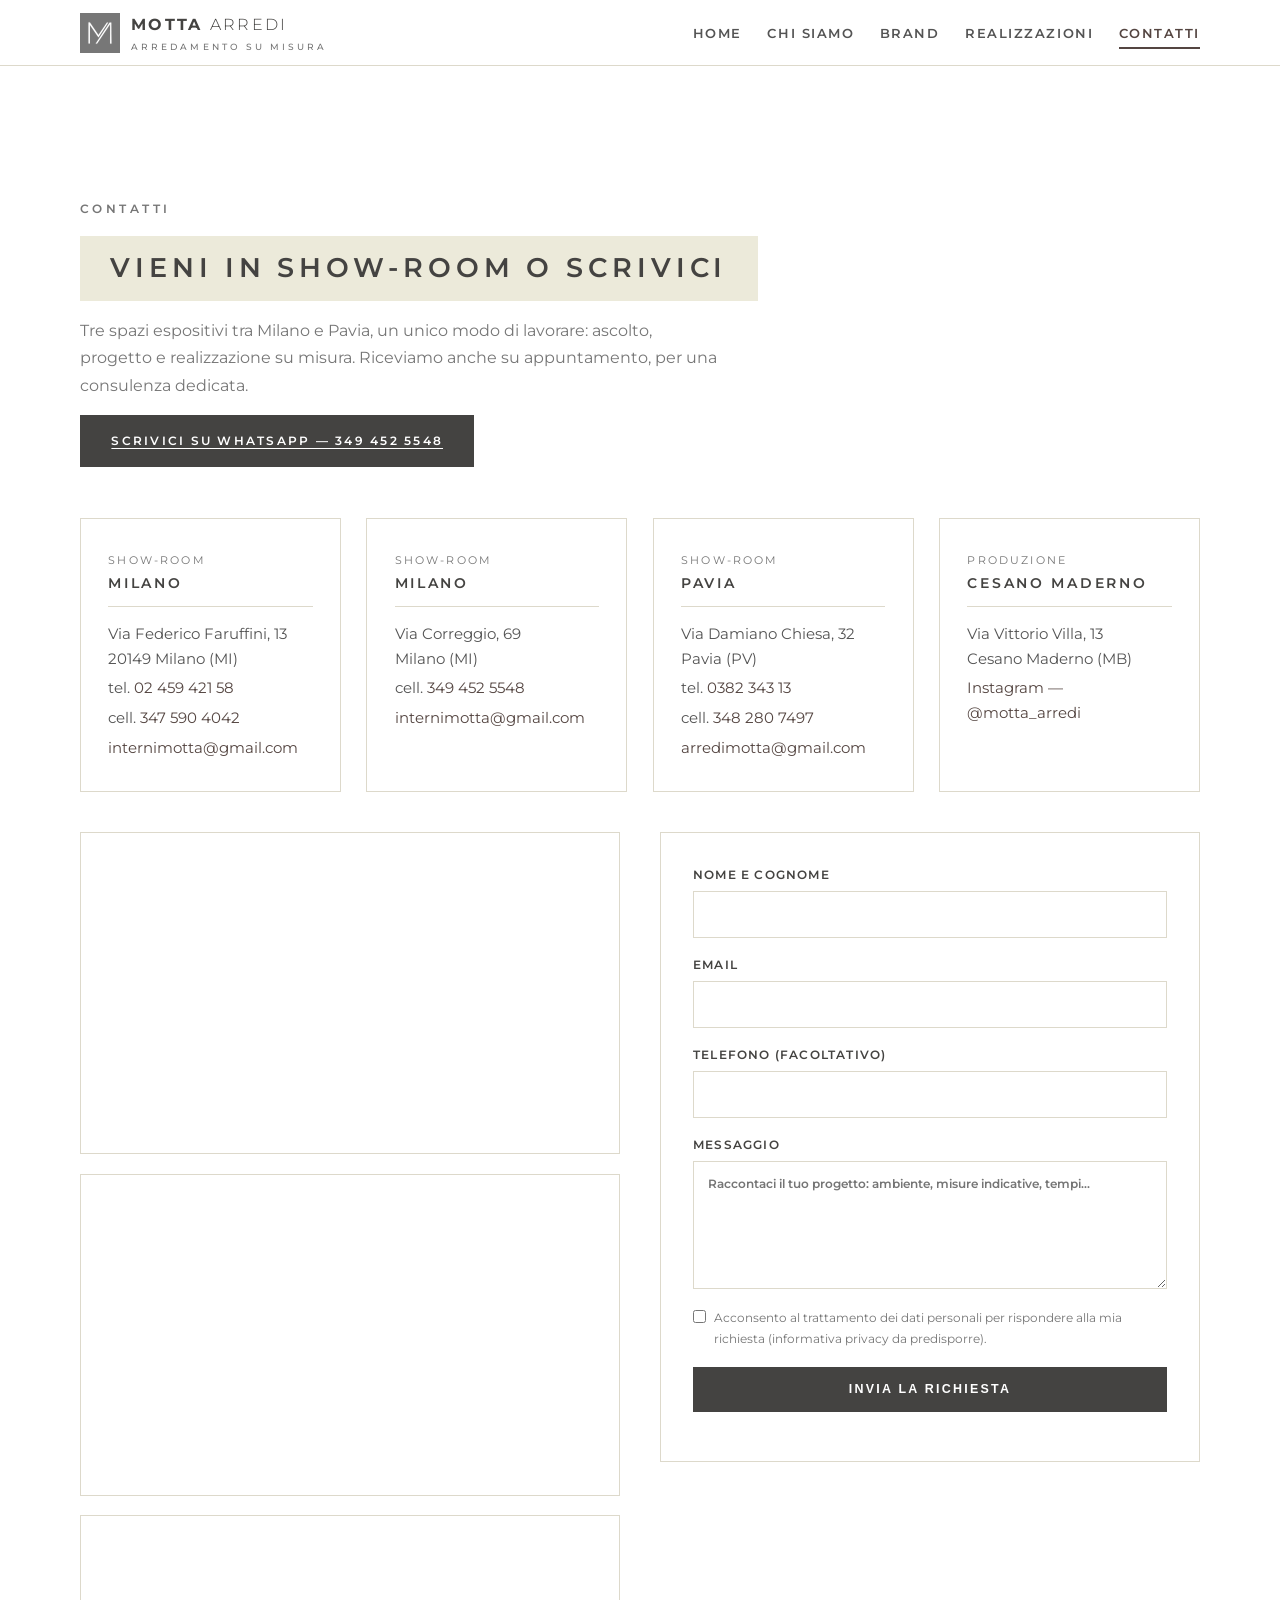
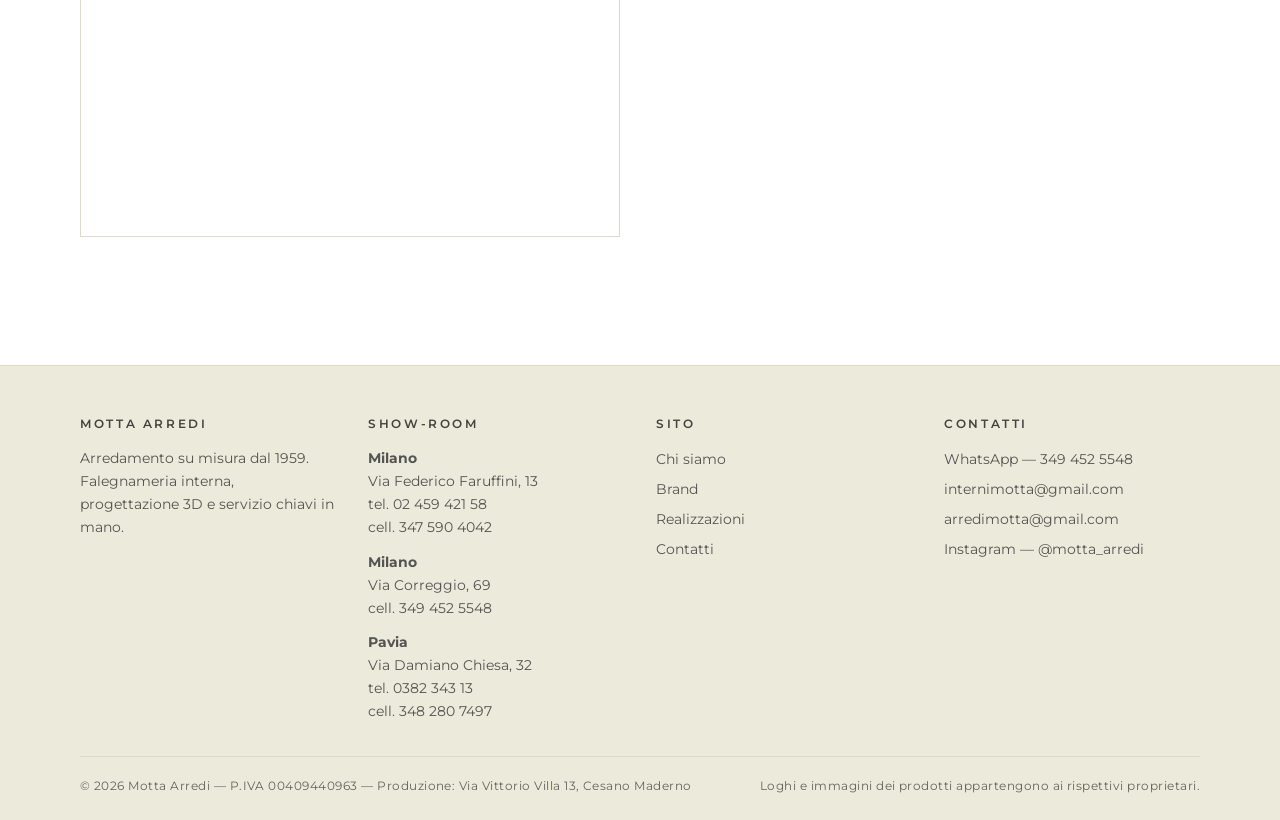
<file: contatti.html>
<!DOCTYPE html>
<html lang="it">
<head>
  <meta charset="utf-8">
  <meta name="viewport" content="width=device-width, initial-scale=1">
  <title>Contatti — Motta Arredi Milano e Pavia</title>
  <meta name="description" content="Contatta Motta Arredi: show-room a Milano (Via Faruffini 13 e Via Correggio 69) e Pavia (Via Damiano Chiesa 32). WhatsApp 347 590 4042. Consulenze gratuite e senza impegno.">
  <link rel="canonical" href="https://www.mottaarredi.it/contatti.html">
  <meta property="og:type" content="website">
  <meta property="og:site_name" content="Motta Arredi">
  <meta property="og:title" content="Contatti — Motta Arredi Milano e Pavia">
  <meta property="og:description" content="Show-room a Milano e Pavia. Consulenze e preventivi senza impegno.">
  <meta property="og:url" content="https://www.mottaarredi.it/contatti.html">
  <meta property="og:locale" content="it_IT">
  <link rel="icon" type="image/png" href="img/favicon-64.png">
  <link rel="apple-touch-icon" href="img/apple-touch-icon.png">
  <link rel="preconnect" href="https://fonts.googleapis.com">
  <link rel="preconnect" href="https://fonts.gstatic.com" crossorigin>
  <link rel="preload" as="style" href="https://fonts.googleapis.com/css2?family=Montserrat:wght@300;400;500;600;700&family=Cormorant+Garamond:ital,wght@1,400;1,500&display=swap">
  <link href="https://fonts.googleapis.com/css2?family=Montserrat:wght@300;400;500;600;700&family=Cormorant+Garamond:ital,wght@1,400;1,500&display=swap" rel="stylesheet" media="print" onload="this.media='all'">
  <noscript><link href="https://fonts.googleapis.com/css2?family=Montserrat:wght@300;400;500;600;700&family=Cormorant+Garamond:ital,wght@1,400;1,500&display=swap" rel="stylesheet"></noscript>
  <link rel="stylesheet" href="css/style.css?v=5f2b468d">
  <script type="application/ld+json">
  [
    {
      "@context": "https://schema.org",
      "@type": "FurnitureStore",
      "name": "Motta Arredi — Show-room Milano",
      "url": "https://www.mottaarredi.it/",
      "telephone": "+39 02 45942158",
      "email": "internimotta@gmail.com",
      "address": {
        "@type": "PostalAddress",
        "streetAddress": "Via Federico Faruffini, 13",
        "addressLocality": "Milano",
        "postalCode": "20149",
        "addressRegion": "MI",
        "addressCountry": "IT"
      },
      "sameAs": ["https://www.instagram.com/motta_arredi/"]
    },
    {
      "@context": "https://schema.org",
      "@type": "FurnitureStore",
      "name": "Motta Arredi — Show-room Milano Via Correggio",
      "url": "https://www.mottaarredi.it/",
      "telephone": "+39 349 4525548",
      "address": {
        "@type": "PostalAddress",
        "streetAddress": "Via Correggio, 69",
        "addressLocality": "Milano",
        "addressRegion": "MI",
        "addressCountry": "IT"
      },
      "sameAs": ["https://www.instagram.com/motta_arredi/"]
    },
    {
      "@context": "https://schema.org",
      "@type": "FurnitureStore",
      "name": "Motta Arredi — Show-room Pavia",
      "url": "https://www.mottaarredi.it/",
      "telephone": "+39 0382 34313",
      "email": "arredimotta@gmail.com",
      "address": {
        "@type": "PostalAddress",
        "streetAddress": "Via Damiano Chiesa, 32",
        "addressLocality": "Pavia",
        "addressRegion": "PV",
        "addressCountry": "IT"
      },
      "sameAs": ["https://www.instagram.com/motta_arredi/"]
    }
  ]
  </script>
</head>
<body>

<header class="site-header">
  <div class="container">
    <a class="logo" href="index.html">
      <img class="m-mark" src="img/logo-mark.png" alt="" width="40" height="40">
      <span><span class="m-name">MOTTA <span class="light">ARREDI</span></span><span class="m-tag">Arredamento su misura</span></span>
    </a>
    <button class="nav-toggle" aria-label="Apri il menu" aria-expanded="false">☰</button>
    <nav class="main-nav" aria-label="Navigazione principale">
      <ul>
        <li><a href="index.html">Home</a></li>
        <li><a href="chi-siamo.html">Chi siamo</a></li>
        <li><a href="brand.html">Brand</a></li>
        <li><a href="realizzazioni.html">Realizzazioni</a></li>
        <li><a href="contatti.html" aria-current="page">Contatti</a></li>
      </ul>
    </nav>
  </div>
</header>

<main>

  <section class="section">
    <div class="container">
      <div class="section-head">
        <span class="eyebrow">Contatti</span>
        <h2 class="band-title title-caps">Vieni in show-room o scrivici</h2>
        <p>Tre spazi espositivi tra Milano e Pavia, un unico modo di lavorare: ascolto, progetto e realizzazione su misura. Riceviamo anche su appuntamento, per una consulenza dedicata.</p>
        <p class="mt-m"><a class="btn btn-primary" href="https://wa.me/393494525548" target="_blank" rel="noopener">Scrivici su WhatsApp — 349 452 5548</a></p>
      </div>

      <div class="sedi-grid mb-l">
        <div class="sede">
          <span class="tag">Show-room</span>
          <h3>Milano</h3>
          <p>Via Federico Faruffini, 13<br>20149 Milano (MI)</p>
          <p>tel. <a href="tel:+390245942158">02 459 421 58</a></p>
          <p>cell. <a href="tel:+393475904042">347 590 4042</a></p>
          <p><a href="mailto:internimotta@gmail.com">internimotta@gmail.com</a></p>
        </div>
        <div class="sede">
          <span class="tag">Show-room</span>
          <h3>Milano</h3>
          <p>Via Correggio, 69<br>Milano (MI)</p>
          <p>cell. <a href="tel:+393494525548">349 452 5548</a></p>
          <p><a href="mailto:internimotta@gmail.com">internimotta@gmail.com</a></p>
        </div>
        <div class="sede">
          <span class="tag">Show-room</span>
          <h3>Pavia</h3>
          <p>Via Damiano Chiesa, 32<br>Pavia (PV)</p>
          <p>tel. <a href="tel:+39038234313">0382 343 13</a></p>
          <p>cell. <a href="tel:+393482807497">348 280 7497</a></p>
          <p><a href="mailto:arredimotta@gmail.com">arredimotta@gmail.com</a></p>
        </div>
        <div class="sede">
          <span class="tag">Produzione</span>
          <h3>Cesano Maderno</h3>
          <p>Via Vittorio Villa, 13<br>Cesano Maderno (MB)</p>
          <p><a href="https://www.instagram.com/motta_arredi/" target="_blank" rel="noopener">Instagram — @motta_arredi</a></p>
        </div>
      </div>

      <div class="grid-2 align-start">
        <div class="stack">
          <div class="map-wrap">
            <iframe
              src="https://www.google.com/maps?q=Via+Federico+Faruffini+13,+20149+Milano&output=embed"
              title="Mappa show-room Motta Arredi Milano"
              loading="lazy"
              referrerpolicy="no-referrer-when-downgrade"
              allowfullscreen></iframe>
          </div>
          <div class="map-wrap">
            <iframe
              src="https://www.google.com/maps?q=Via+Correggio+69,+Milano&output=embed"
              title="Mappa show-room Motta Arredi Milano Via Correggio"
              loading="lazy"
              referrerpolicy="no-referrer-when-downgrade"
              allowfullscreen></iframe>
          </div>
          <div class="map-wrap">
            <iframe
              src="https://www.google.com/maps?q=Via+Damiano+Chiesa+32,+Pavia&output=embed"
              title="Mappa show-room Motta Arredi Pavia"
              loading="lazy"
              referrerpolicy="no-referrer-when-downgrade"
              allowfullscreen></iframe>
          </div>
        </div>

        <div>
          <!-- MODULO CONTATTI
               Per attivare l'invio diretto: creare un form gratuito su https://formspree.io
               e sostituire FORM_ID nell'attributo action. Finché FORM_ID non è configurato,
               il pulsante apre il programma di posta con il messaggio precompilato. -->
          <form class="form" id="contact-form" action="https://formspree.io/f/FORM_ID" method="POST">
            <label>Nome e cognome
              <input type="text" name="nome" required autocomplete="name">
            </label>
            <label>Email
              <input type="email" name="email" required autocomplete="email">
            </label>
            <label>Telefono (facoltativo)
              <input type="tel" name="telefono" autocomplete="tel">
            </label>
            <label>Messaggio
              <textarea name="messaggio" rows="5" required placeholder="Raccontaci il tuo progetto: ambiente, misure indicative, tempi..."></textarea>
            </label>
            <label class="privacy">
              <input type="checkbox" required>
              <span>Acconsento al trattamento dei dati personali per rispondere alla mia richiesta (informativa privacy da predisporre).</span>
            </label>
            <button class="btn btn-primary" type="submit">Invia la richiesta</button>
            <p class="form-note" id="form-note"></p>
          </form>
        </div>
      </div>
    </div>
  </section>

</main>

<footer class="site-footer">
  <div class="container">
    <div class="cols">
      <div>
        <h3>Motta Arredi</h3>
        <p>Arredamento su misura dal 1959.<br>Falegnameria interna, progettazione 3D e servizio chiavi in mano.</p>
      </div>
      <div>
        <h3>Show-room</h3>
        <p><strong>Milano</strong><br>Via Federico Faruffini, 13<br>tel. <a href="tel:+390245942158">02 459 421 58</a><br>cell. <a href="tel:+393475904042">347 590 4042</a></p>
        <p class="mt-s"><strong>Milano</strong><br>Via Correggio, 69<br>cell. <a href="tel:+393494525548">349 452 5548</a></p>
        <p class="mt-s"><strong>Pavia</strong><br>Via Damiano Chiesa, 32<br>tel. <a href="tel:+39038234313">0382 343 13</a><br>cell. <a href="tel:+393482807497">348 280 7497</a></p>
      </div>
      <div>
        <h3>Sito</h3>
        <ul>
          <li><a href="chi-siamo.html">Chi siamo</a></li>
          <li><a href="brand.html">Brand</a></li>
          <li><a href="realizzazioni.html">Realizzazioni</a></li>
          <li><a href="contatti.html">Contatti</a></li>
        </ul>
      </div>
      <div>
        <h3>Contatti</h3>
        <ul>
          <li><a href="https://wa.me/393494525548" target="_blank" rel="noopener">WhatsApp — 349 452 5548</a></li>
          <li><a href="mailto:internimotta@gmail.com">internimotta@gmail.com</a></li>
          <li><a href="mailto:arredimotta@gmail.com">arredimotta@gmail.com</a></li>
          <li><a href="https://www.instagram.com/motta_arredi/" target="_blank" rel="noopener">Instagram — @motta_arredi</a></li>
        </ul>
      </div>
    </div>
    <div class="legal">
      <span>© 2026 Motta Arredi — P.IVA 00409440963 — Produzione: Via Vittorio Villa 13, Cesano Maderno</span>
      <span>Loghi e immagini dei prodotti appartengono ai rispettivi proprietari.</span>
    </div>
  </div>
</footer>

<script src="js/main.js?v=19a0e053"></script>
</body>
</html>
</file>
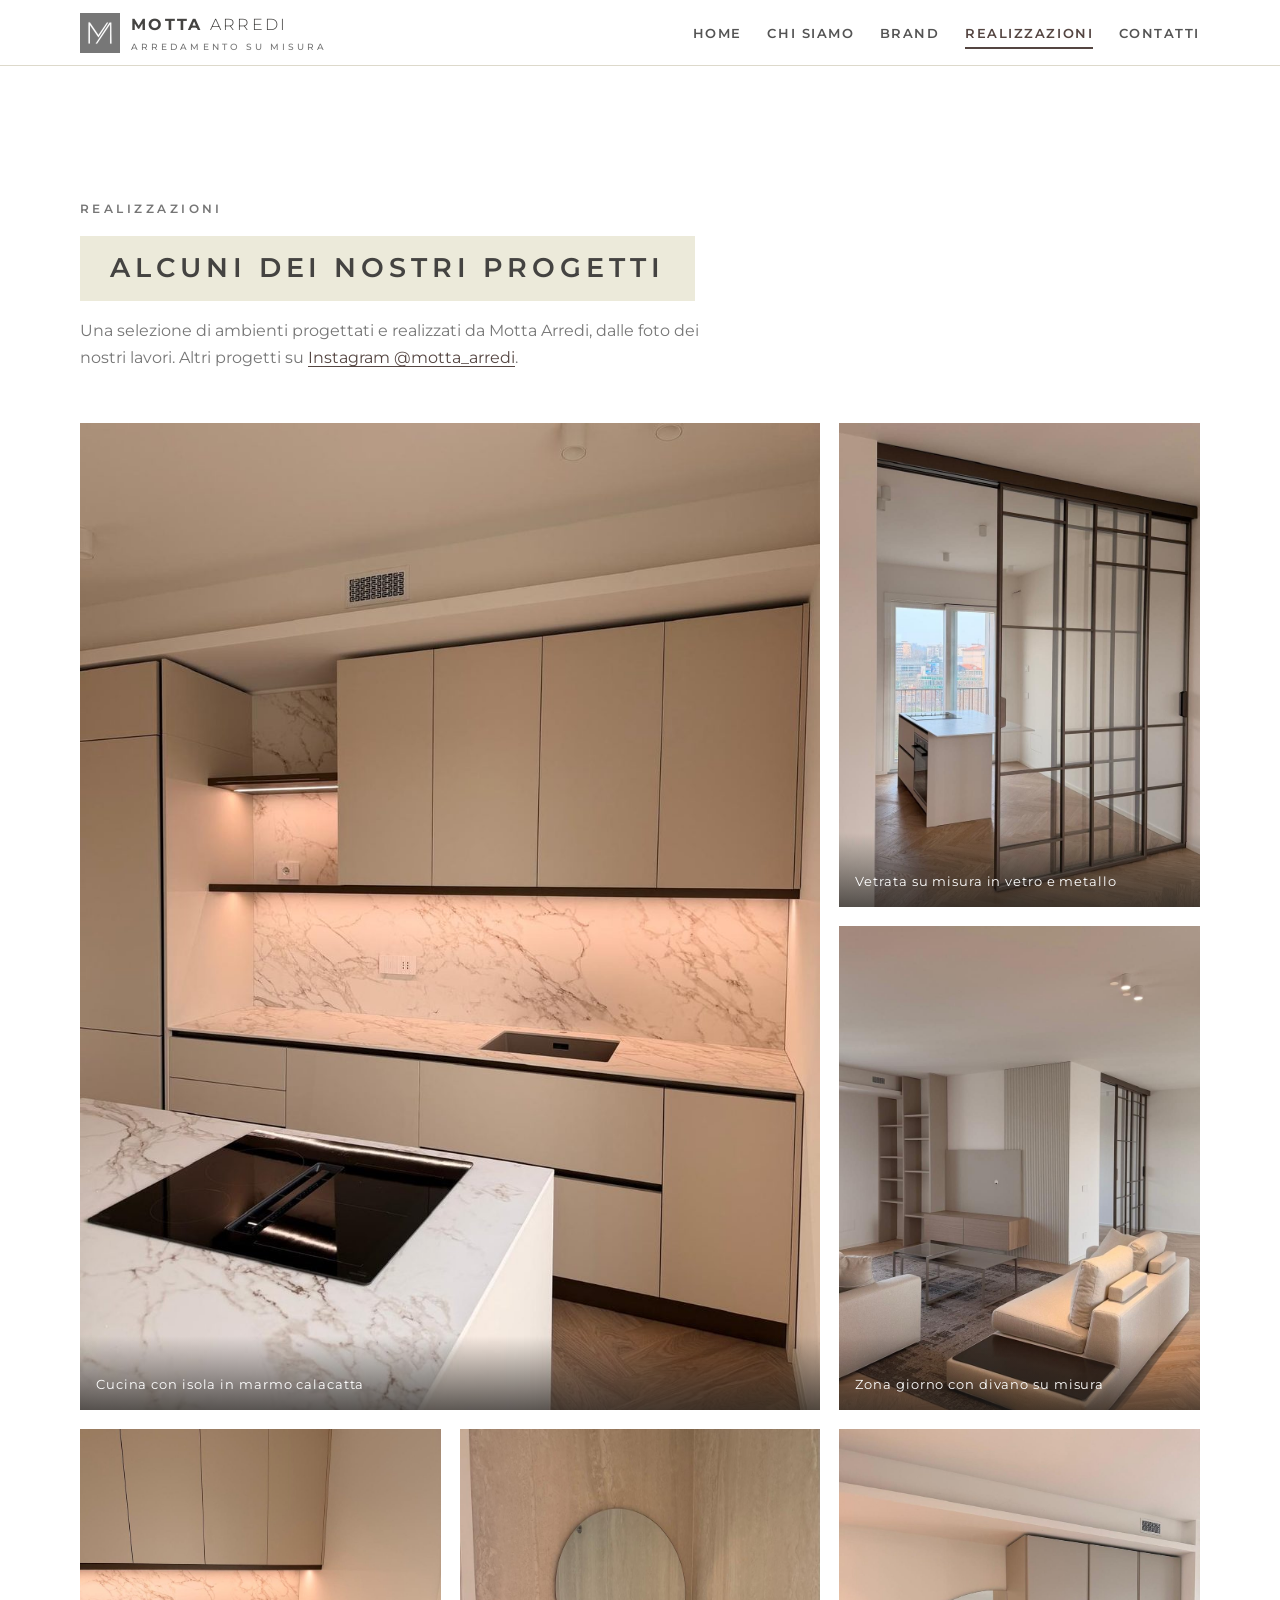
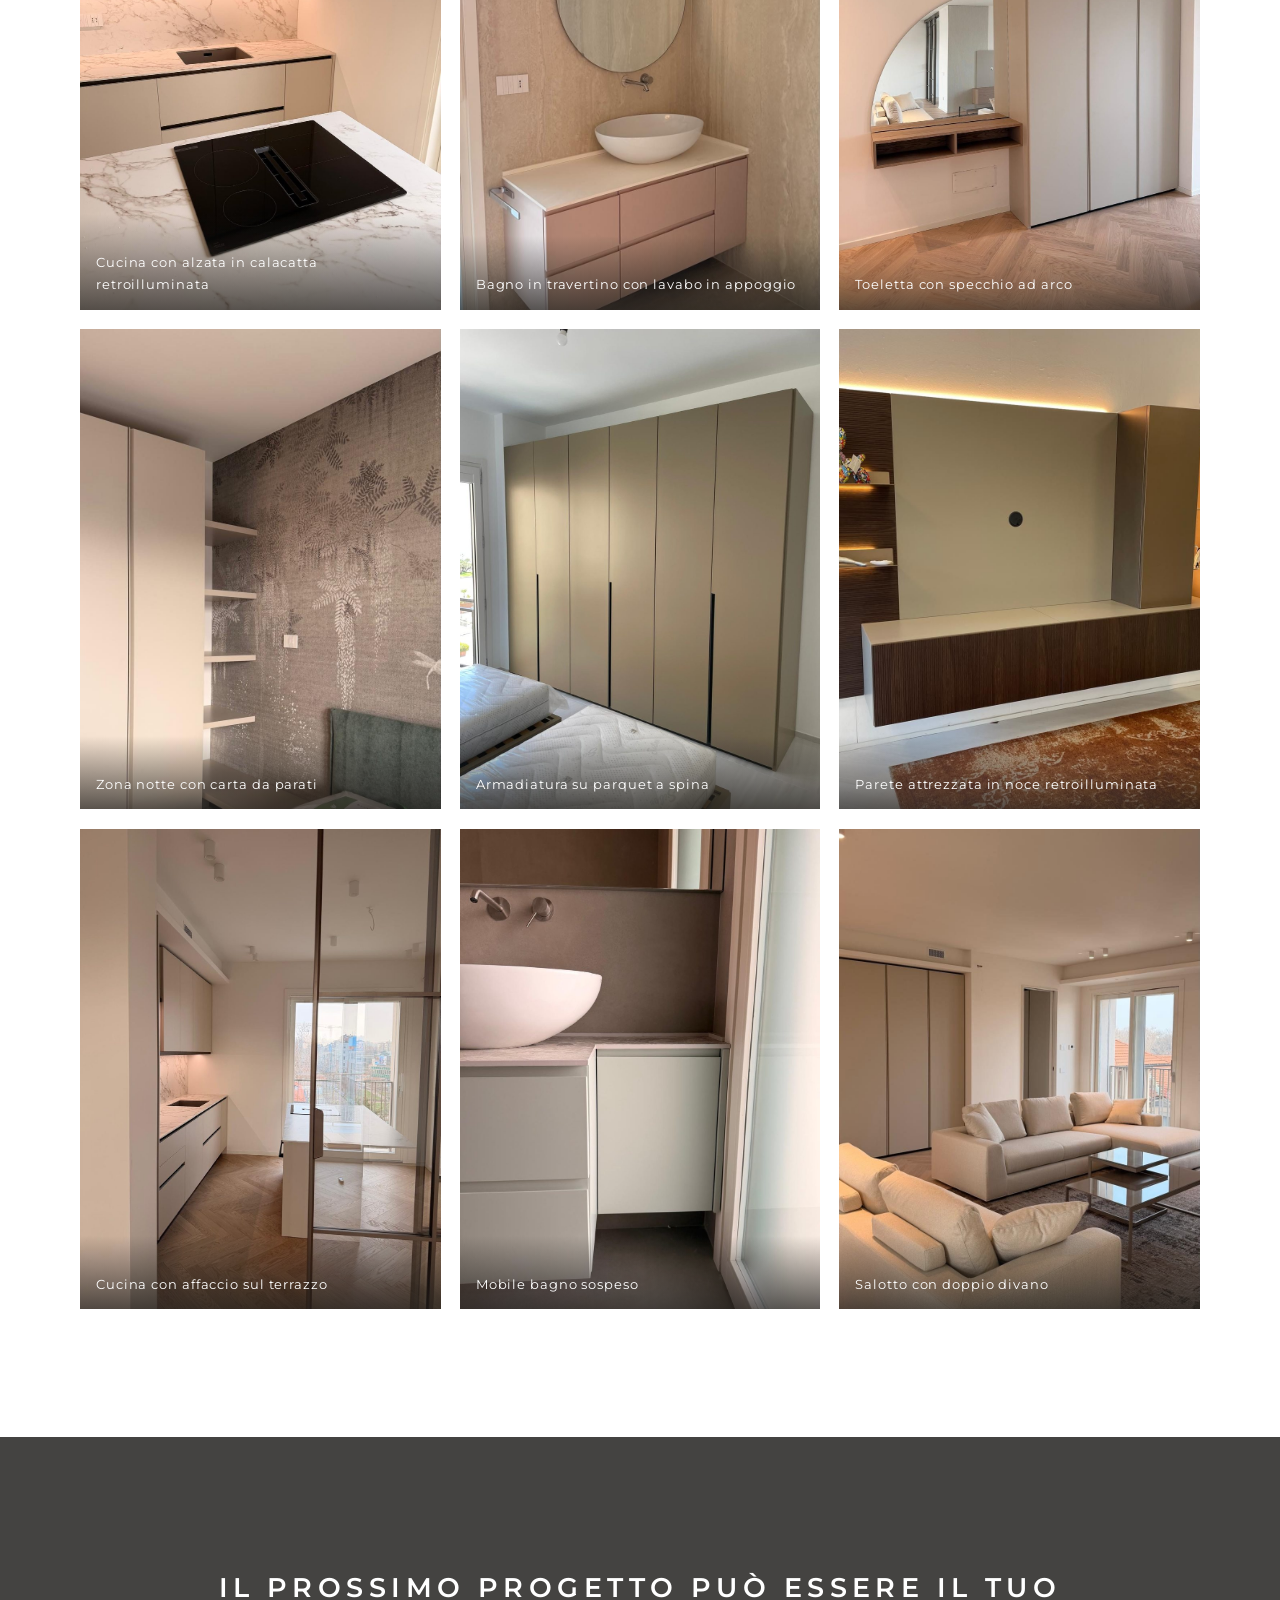
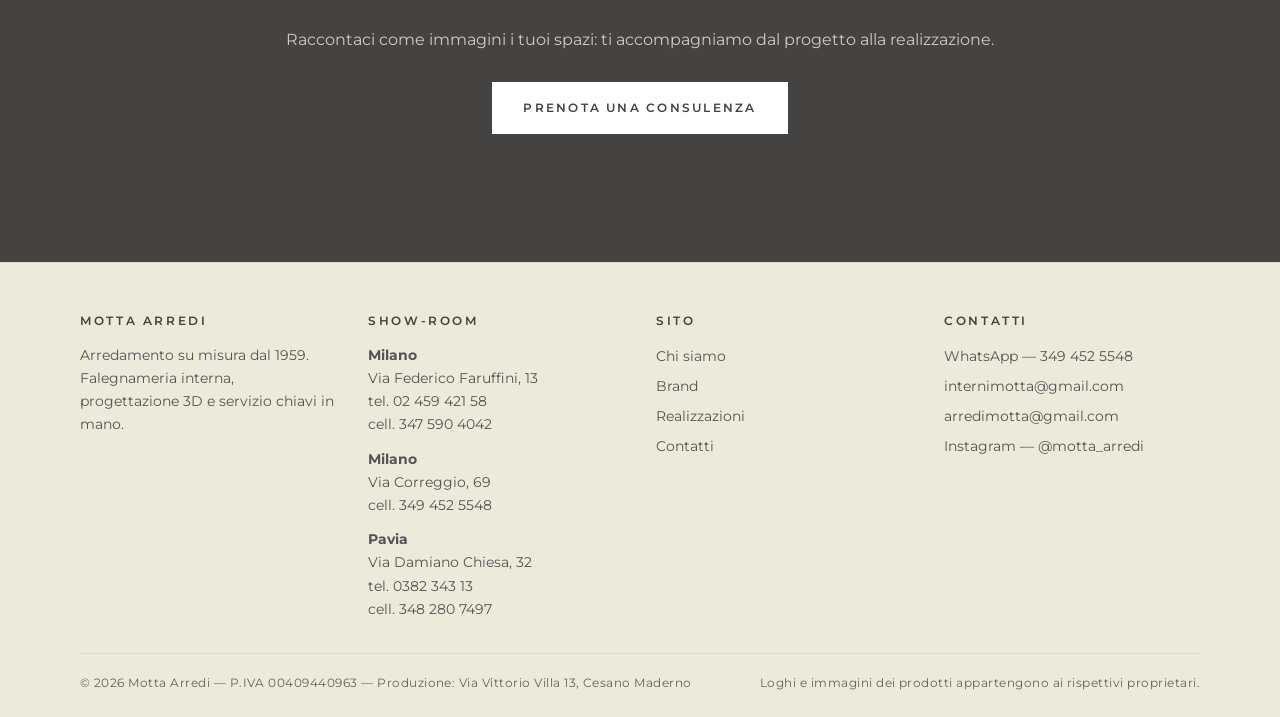
<file: realizzazioni.html>
<!DOCTYPE html>
<html lang="it">
<head>
  <meta charset="utf-8">
  <meta name="viewport" content="width=device-width, initial-scale=1">
  <title>Realizzazioni — Motta Arredi Milano e Pavia</title>
  <meta name="description" content="Le realizzazioni di Motta Arredi: cucine, living, camere e arredi su misura progettati e installati a Milano, Pavia e provincia.">
  <link rel="canonical" href="https://www.mottaarredi.it/realizzazioni.html">
  <meta property="og:type" content="website">
  <meta property="og:site_name" content="Motta Arredi">
  <meta property="og:title" content="Realizzazioni — Motta Arredi">
  <meta property="og:description" content="Cucine, living e arredi su misura progettati e installati da Motta Arredi.">
  <meta property="og:url" content="https://www.mottaarredi.it/realizzazioni.html">
  <meta property="og:image" content="https://www.mottaarredi.it/img/prj-cucina-isola.jpg">
  <meta property="og:locale" content="it_IT">
  <link rel="icon" type="image/png" href="img/favicon-64.png">
  <link rel="apple-touch-icon" href="img/apple-touch-icon.png">
  <link rel="preconnect" href="https://fonts.googleapis.com">
  <link rel="preconnect" href="https://fonts.gstatic.com" crossorigin>
  <link rel="preload" as="style" href="https://fonts.googleapis.com/css2?family=Montserrat:wght@300;400;500;600;700&family=Cormorant+Garamond:ital,wght@1,400;1,500&display=swap">
  <link href="https://fonts.googleapis.com/css2?family=Montserrat:wght@300;400;500;600;700&family=Cormorant+Garamond:ital,wght@1,400;1,500&display=swap" rel="stylesheet" media="print" onload="this.media='all'">
  <noscript><link href="https://fonts.googleapis.com/css2?family=Montserrat:wght@300;400;500;600;700&family=Cormorant+Garamond:ital,wght@1,400;1,500&display=swap" rel="stylesheet"></noscript>
  <link rel="stylesheet" href="css/style.css?v=5f2b468d">
</head>
<body>

<header class="site-header">
  <div class="container">
    <a class="logo" href="index.html">
      <img class="m-mark" src="img/logo-mark.png" alt="" width="40" height="40">
      <span><span class="m-name">MOTTA <span class="light">ARREDI</span></span><span class="m-tag">Arredamento su misura</span></span>
    </a>
    <button class="nav-toggle" aria-label="Apri il menu" aria-expanded="false">☰</button>
    <nav class="main-nav" aria-label="Navigazione principale">
      <ul>
        <li><a href="index.html">Home</a></li>
        <li><a href="chi-siamo.html">Chi siamo</a></li>
        <li><a href="brand.html">Brand</a></li>
        <li><a href="realizzazioni.html" aria-current="page">Realizzazioni</a></li>
        <li><a href="contatti.html">Contatti</a></li>
      </ul>
    </nav>
  </div>
</header>

<main>

  <section class="section">
    <div class="container">
      <div class="section-head">
        <span class="eyebrow">Realizzazioni</span>
        <h2 class="band-title title-caps">Alcuni dei nostri progetti</h2>
        <p>Una selezione di ambienti progettati e realizzati da Motta Arredi, dalle foto dei nostri lavori. Altri progetti su <a href="https://www.instagram.com/motta_arredi/" target="_blank" rel="noopener">Instagram @motta_arredi</a>.</p>
      </div>

      <div class="gallery">
        <figure class="featured">
          <div class="ph"><img src="img/prj-cucina-isola.jpg" alt="Cucina con isola in marmo calacatta" loading="lazy"></div>
          <figcaption>Cucina con isola in marmo calacatta</figcaption>
        </figure>
        <figure>
          <div class="ph"><img src="img/prj-vetrata.jpg" alt="Vetrata su misura in vetro e metallo" loading="lazy"></div>
          <figcaption>Vetrata su misura in vetro e metallo</figcaption>
        </figure>
        <figure>
          <div class="ph"><img src="img/prj-zona-giorno.jpg" alt="Zona giorno con divano su misura" loading="lazy"></div>
          <figcaption>Zona giorno con divano su misura</figcaption>
        </figure>
        <figure>
          <div class="ph"><img src="img/prj-cucina-alzata.jpg" alt="Cucina con alzata in calacatta retroilluminata" loading="lazy"></div>
          <figcaption>Cucina con alzata in calacatta retroilluminata</figcaption>
        </figure>
        <figure>
          <div class="ph"><img src="img/prj-bagno-travertino.jpg" alt="Bagno in travertino con lavabo in appoggio" loading="lazy"></div>
          <figcaption>Bagno in travertino con lavabo in appoggio</figcaption>
        </figure>
        <figure>
          <div class="ph"><img src="img/prj-toeletta.jpg" alt="Toeletta con specchio ad arco" loading="lazy"></div>
          <figcaption>Toeletta con specchio ad arco</figcaption>
        </figure>
        <figure>
          <div class="ph"><img src="img/prj-notte-carta.jpg" alt="Zona notte con carta da parati" loading="lazy"></div>
          <figcaption>Zona notte con carta da parati</figcaption>
        </figure>
        <figure>
          <div class="ph"><img src="img/prj-armadio.jpg" alt="Armadiatura su parquet a spina" loading="lazy"></div>
          <figcaption>Armadiatura su parquet a spina</figcaption>
        </figure>
        <figure>
          <div class="ph"><img src="img/prj-parete-noce.jpg" alt="Parete attrezzata in noce retroilluminata" loading="lazy"></div>
          <figcaption>Parete attrezzata in noce retroilluminata</figcaption>
        </figure>
        <figure>
          <div class="ph"><img src="img/prj-cucina-terrazzo.jpg" alt="Cucina con affaccio sul terrazzo" loading="lazy"></div>
          <figcaption>Cucina con affaccio sul terrazzo</figcaption>
        </figure>
        <figure>
          <div class="ph"><img src="img/prj-bagno-lavabo.jpg" alt="Mobile bagno sospeso" loading="lazy"></div>
          <figcaption>Mobile bagno sospeso</figcaption>
        </figure>
        <figure>
          <div class="ph"><img src="img/prj-salotto.jpg" alt="Salotto con doppio divano" loading="lazy"></div>
          <figcaption>Salotto con doppio divano</figcaption>
        </figure>
      </div>
    </div>
  </section>

  <section class="section cta-band">
    <div class="container">
      <h2>Il prossimo progetto può essere il tuo</h2>
      <p>Raccontaci come immagini i tuoi spazi: ti accompagniamo dal progetto alla realizzazione.</p>
      <a class="btn btn-light" href="contatti.html">Prenota una consulenza</a>
    </div>
  </section>

</main>

<footer class="site-footer">
  <div class="container">
    <div class="cols">
      <div>
        <h3>Motta Arredi</h3>
        <p>Arredamento su misura dal 1959.<br>Falegnameria interna, progettazione 3D e servizio chiavi in mano.</p>
      </div>
      <div>
        <h3>Show-room</h3>
        <p><strong>Milano</strong><br>Via Federico Faruffini, 13<br>tel. <a href="tel:+390245942158">02 459 421 58</a><br>cell. <a href="tel:+393475904042">347 590 4042</a></p>
        <p class="mt-s"><strong>Milano</strong><br>Via Correggio, 69<br>cell. <a href="tel:+393494525548">349 452 5548</a></p>
        <p class="mt-s"><strong>Pavia</strong><br>Via Damiano Chiesa, 32<br>tel. <a href="tel:+39038234313">0382 343 13</a><br>cell. <a href="tel:+393482807497">348 280 7497</a></p>
      </div>
      <div>
        <h3>Sito</h3>
        <ul>
          <li><a href="chi-siamo.html">Chi siamo</a></li>
          <li><a href="brand.html">Brand</a></li>
          <li><a href="realizzazioni.html">Realizzazioni</a></li>
          <li><a href="contatti.html">Contatti</a></li>
        </ul>
      </div>
      <div>
        <h3>Contatti</h3>
        <ul>
          <li><a href="https://wa.me/393494525548" target="_blank" rel="noopener">WhatsApp — 349 452 5548</a></li>
          <li><a href="mailto:internimotta@gmail.com">internimotta@gmail.com</a></li>
          <li><a href="mailto:arredimotta@gmail.com">arredimotta@gmail.com</a></li>
          <li><a href="https://www.instagram.com/motta_arredi/" target="_blank" rel="noopener">Instagram — @motta_arredi</a></li>
        </ul>
      </div>
    </div>
    <div class="legal">
      <span>© 2026 Motta Arredi — P.IVA 00409440963 — Produzione: Via Vittorio Villa 13, Cesano Maderno</span>
      <span>Loghi e immagini dei prodotti appartengono ai rispettivi proprietari.</span>
    </div>
  </div>
</footer>

<script src="js/main.js?v=19a0e053"></script>
</body>
</html>
</file>
<file: css/style.css>
/* ==========================================================================
   Motta Arredi — stile principale
   Brand ripreso dal profilo aziendale Canva: bianco + crema #eceada,
   grigi #545454/#767676, accento marrone #544541, titoli maiuscoli spaziati.
   ========================================================================== */

:root {
  --cream: #eceada;
  --paper: #ffffff;
  --line: #ddd9cb;
  --ink: #545454;
  --charcoal: #444341;
  --muted: #767676;
  --muted-dark: #67635a; /* contrasto >= 4.5:1 sul crema, per testi secondari su sfondo .alt */
  --accent: #544541;
  --radius: 0;
  --shadow: 0 10px 30px rgba(68, 67, 65, 0.08);
  --font-sans: "Montserrat", -apple-system, "Segoe UI", Helvetica, Arial, sans-serif;
  --font-serif: "Cormorant Garamond", Georgia, "Times New Roman", serif;
}

* { margin: 0; padding: 0; box-sizing: border-box; }

html { scroll-behavior: smooth; }

body {
  font-family: var(--font-sans);
  color: var(--ink);
  background: var(--paper);
  line-height: 1.7;
  font-size: 1rem;
  -webkit-font-smoothing: antialiased;
}

img, svg { max-width: 100%; display: block; }

a { color: var(--accent); text-decoration: none; }
a:hover { color: var(--charcoal); }

.container {
  width: min(1120px, 92%);
  margin-inline: auto;
}

/* ------------------------------------------------ Titoli in stile brand */

h1, h2, h3 { font-weight: 600; color: var(--charcoal); }

.title-caps {
  text-transform: uppercase;
  letter-spacing: 0.18em;
  font-weight: 600;
}

.eyebrow {
  display: inline-block;
  font-size: 0.72rem;
  font-weight: 600;
  letter-spacing: 0.3em;
  text-transform: uppercase;
  color: var(--muted);
  margin-bottom: 1rem;
}

/* ------------------------------------------------ Header / navigazione */

.site-header {
  position: sticky;
  top: 0;
  z-index: 50;
  background: rgba(255, 255, 255, 0.95);
  backdrop-filter: blur(8px);
  border-bottom: 1px solid var(--line);
  transition: box-shadow 0.25s ease;
}

.site-header.scrolled { box-shadow: 0 6px 24px rgba(68, 67, 65, 0.09); }

:focus-visible {
  outline: 2px solid var(--accent);
  outline-offset: 2px;
}

.site-header .container {
  display: flex;
  align-items: center;
  justify-content: space-between;
  gap: 1rem;
  padding-block: 0.7rem;
}

.logo { display: flex; align-items: center; gap: 0.7rem; }

.logo .m-mark {
  width: 40px;
  height: 40px;
  display: block;
}

.logo .m-name {
  color: var(--charcoal);
  font-size: 1.02rem;
  font-weight: 700;
  letter-spacing: 0.14em;
}

.logo .m-name .light { font-weight: 300; }

.logo .m-tag {
  display: block;
  font-size: 0.56rem;
  font-weight: 500;
  letter-spacing: 0.34em;
  color: var(--muted);
  text-transform: uppercase;
}

.main-nav ul {
  display: flex;
  gap: 1.6rem;
  list-style: none;
}

.main-nav a {
  color: var(--ink);
  font-size: 0.8rem;
  font-weight: 600;
  letter-spacing: 0.12em;
  text-transform: uppercase;
  padding-block: 0.4rem;
  border-bottom: 2px solid transparent;
}

.main-nav a:hover,
.main-nav a[aria-current="page"] {
  color: var(--accent);
  border-bottom-color: var(--accent);
}

.nav-toggle {
  display: none;
  background: none;
  border: 1px solid var(--line);
  padding: 0.45rem 0.6rem;
  cursor: pointer;
  color: var(--charcoal);
  font-size: 1rem;
}

/* ------------------------------------------------ Hero */

.hero { background: var(--paper); }

.hero .container {
  display: grid;
  grid-template-columns: 1.05fr 1fr;
  gap: clamp(2rem, 5vw, 4rem);
  align-items: center;
  padding-block: clamp(3rem, 7vw, 6rem);
}

.hero-photo { position: relative; z-index: 0; }

.hero-photo::before {
  content: "";
  position: absolute;
  inset: 1.4rem -1.4rem -1.4rem 1.4rem;
  background: var(--cream);
  z-index: -1;
}

.hero-photo img {
  width: 100%;
  height: auto;
  aspect-ratio: 4 / 5;
  object-fit: cover;
}

.hero-brand { text-align: left; }

.hero-title {
  font-size: clamp(1.9rem, 3.8vw, 3rem);
  font-weight: 600;
  text-transform: uppercase;
  letter-spacing: 0.07em;
  color: var(--charcoal);
  line-height: 1.28;
  margin-bottom: 1.2rem;
}

.hero-title em {
  font-family: var(--font-serif);
  font-style: italic;
  font-weight: 500;
  color: var(--accent);
  text-transform: lowercase;
  letter-spacing: 0.02em;
  font-size: 1.18em;
}

.hero-sub {
  color: var(--muted);
  font-size: 1rem;
  margin-bottom: 2.2rem;
  max-width: 44ch;
}

/* ------------------------------------------------ Bottoni */

.btn {
  display: inline-block;
  padding: 0.9rem 1.9rem;
  font-weight: 600;
  font-size: 0.78rem;
  letter-spacing: 0.18em;
  text-transform: uppercase;
  border: 1px solid transparent;
  cursor: pointer;
  transition: background 0.2s ease, color 0.2s ease, border-color 0.2s ease;
}

.btn-primary { background: var(--charcoal); color: #fff; }
.btn-primary:hover { background: var(--accent); color: #fff; }

.btn-outline { border-color: var(--charcoal); color: var(--charcoal); background: transparent; }
.btn-outline:hover { border-color: var(--accent); color: var(--accent); }

.btn-light { background: #fff; color: var(--charcoal); }
.btn-light:hover { background: var(--cream); color: var(--charcoal); }

.btn-row { display: flex; gap: 1rem; flex-wrap: wrap; }

.cta-band .btn-row, .center .btn-row { justify-content: center; }

/* ------------------------------------------------ Sezioni */

.section { padding-block: clamp(4.5rem, 10vw, 8rem); }
.section.alt { background: var(--cream); }

.band-title {
  background: var(--cream);
  display: inline-block;
  padding: 0.6rem 1.9rem;
  font-size: clamp(1.15rem, 2.6vw, 1.7rem);
}

.section.alt .band-title { background: var(--paper); }

.section-head { max-width: 680px; margin-bottom: clamp(2rem, 5vw, 3.2rem); }
.section-head p { color: var(--muted); margin-top: 1rem; max-width: 58ch; }
.section-head.center p { margin-inline: auto; }
.section-head.center { margin-inline: auto; text-align: center; position: relative; }

.section-head.center > * { position: relative; z-index: 1; }

.section.alt .section-head p,
.section.alt .step p,
.section.alt .sede .tag { color: var(--muted-dark); }

.section-head p a, .prose p a {
  text-decoration: underline;
  text-underline-offset: 3px;
}

/* ------------------------------------------------ Griglie */

.grid-3 {
  display: grid;
  grid-template-columns: repeat(3, 1fr);
  gap: 1.6rem;
}

.grid-2 {
  display: grid;
  grid-template-columns: repeat(2, 1fr);
  gap: 2.5rem;
  align-items: center;
}

.card {
  background: var(--paper);
  border: 1px solid var(--line);
  overflow: hidden;
}

.card .card-body { padding: 1.4rem 1.5rem 1.6rem; }

.card h3 {
  font-size: 0.9rem;
  text-transform: uppercase;
  letter-spacing: 0.14em;
  margin-bottom: 0.6rem;
}

.card p { font-size: 0.92rem; color: var(--muted); }

.card .thumb { aspect-ratio: 4 / 3; background: var(--cream); }
.card .thumb img { width: 100%; height: 100%; object-fit: cover; }

/* ------------------------------------------------ Step by step */

.steps {
  display: grid;
  grid-template-columns: repeat(3, 1fr);
  gap: 2rem;
}

.step .num {
  font-family: var(--font-serif);
  font-style: italic;
  font-size: 3.2rem;
  font-weight: 500;
  line-height: 1;
  color: #8a857a; /* 3.6:1 su bianco — ok WCAG testo grande */
  display: block;
}

.step h3 {
  font-size: 1rem;
  text-transform: uppercase;
  letter-spacing: 0.22em;
  margin: 0.6rem 0 0.8rem;
  padding-bottom: 0.7rem;
  border-bottom: 1px solid var(--line);
}

.step p { font-size: 0.92rem; color: var(--muted); }

/* Elenco servizi numerati (04-07) */

.svc-list { list-style: none; display: grid; gap: 0; }

.svc-list li {
  display: flex;
  align-items: baseline;
  gap: 1.2rem;
  padding: 1.1rem 0;
  border-bottom: 1px solid var(--line);
}

.svc-list .num { font-weight: 600; letter-spacing: 0.15em; color: var(--muted-dark); font-size: 0.9rem; }

.svc-list .label {
  text-transform: uppercase;
  letter-spacing: 0.16em;
  font-weight: 600;
  font-size: 0.88rem;
  color: var(--charcoal);
}

blockquote {
  font-family: var(--font-serif);
  font-style: italic;
  font-size: 1.45rem;
  margin-top: 1.4rem;
  color: var(--ink);
  border-left: 2px solid var(--accent);
  padding-left: 1.3rem;
}

/* ------------------------------------------------ Brand grid */

.brand-grid {
  display: grid;
  grid-template-columns: repeat(4, minmax(0, 1fr));
  gap: 1.2rem;
}

.brand-tile {
  background: var(--cream);
  aspect-ratio: 8 / 5;
  display: flex;
  flex-direction: column;
  align-items: center;
  justify-content: center;
  gap: 0.5rem;
  color: var(--muted);
  text-align: center;
  padding: 1rem;
}

.brand-tile strong {
  font-size: 0.88rem;
  text-transform: uppercase;
  letter-spacing: 0.2em;
  color: var(--charcoal);
  font-weight: 600;
  border-bottom: 1px solid var(--sandline, #cfc9b8);
  padding-bottom: 0.45rem;
}

.brand-tile small {
  font-size: 0.62rem;
  letter-spacing: 0.14em;
  text-transform: uppercase;
  color: var(--muted-dark);
}

/* ------------------------------------------------ Galleria */

.gallery {
  display: grid;
  grid-template-columns: repeat(3, 1fr);
  gap: 1.2rem;
}

.gallery figure {
  position: relative;
  background: var(--cream);
  overflow: hidden;
  margin: 0;
}

.gallery .ph { aspect-ratio: 3 / 4; overflow: hidden; height: 100%; }

.gallery .ph img {
  width: 100%;
  height: 100%;
  object-fit: cover;
  transition: transform 0.35s ease;
}

.gallery figure:hover .ph img { transform: scale(1.045); }

.gallery figcaption {
  position: absolute;
  inset: auto 0 0 0;
  padding: 2.4rem 1rem 0.85rem;
  background: linear-gradient(transparent, rgba(35, 33, 30, 0.72));
  color: #fff;
  font-size: 0.8rem;
  letter-spacing: 0.07em;
}

.gallery .featured { grid-column: span 2; grid-row: span 2; }
.gallery .featured .ph { aspect-ratio: auto; }

/* Striscia "dal nostro Instagram" */

.ig-strip {
  display: grid;
  grid-template-columns: repeat(6, 1fr);
  gap: 0.5rem;
}

.ig-strip a { display: block; overflow: hidden; position: relative; }

.ig-strip a::after {
  content: "@motta_arredi";
  position: absolute;
  inset: 0;
  display: grid;
  place-content: center;
  background: rgba(35, 33, 30, 0.55);
  color: #fff;
  font-size: 0.68rem;
  font-weight: 600;
  letter-spacing: 0.16em;
  text-transform: uppercase;
  opacity: 0;
  transition: opacity 0.25s ease;
}

.ig-strip a:hover::after { opacity: 1; }

.ig-strip img {
  width: 100%;
  aspect-ratio: 1 / 1;
  object-fit: cover;
  transition: transform 0.25s ease;
}

.ig-strip a:hover img { transform: scale(1.05); }


/* Striscia materiali */

.materials {
  display: grid;
  grid-template-columns: repeat(3, 1fr);
  gap: 1rem;
}

.materials img { width: 100%; height: auto; aspect-ratio: 3 / 4; object-fit: cover; }

.serif-lead {
  font-family: var(--font-serif);
  font-style: italic;
  font-size: clamp(1.3rem, 2.6vw, 1.7rem);
  color: var(--charcoal);
  margin-bottom: 1.2rem;
}

/* ------------------------------------------------ Pausa editoriale */

.editorial-pause { position: relative; }

.editorial-pause img {
  width: 100%;
  height: clamp(320px, 62vh, 560px);
  object-fit: cover;
  display: block;
}

.editorial-pause::after {
  content: "";
  position: absolute;
  inset: 0;
  background: rgba(35, 33, 30, 0.34);
}

.editorial-pause p {
  position: absolute;
  inset: 0;
  display: grid;
  place-content: center;
  z-index: 1;
  font-family: var(--font-serif);
  font-style: italic;
  font-size: clamp(1.6rem, 4vw, 2.6rem);
  color: #fff;
  text-align: center;
  padding-inline: 1.5rem;
  text-shadow: 0 1px 14px rgba(0, 0, 0, 0.35);
}

/* ------------------------------------------------ Banda CTA */

.cta-band {
  background: var(--charcoal);
  color: var(--cream);
  text-align: center;
}

.cta-pre {
  font-family: var(--font-serif);
  font-style: italic;
  font-size: 1.35rem;
  color: var(--cream);
  margin-bottom: 0.6rem;
}

.cta-band h2 {
  color: #fff;
  font-size: clamp(1.2rem, 2.6vw, 1.7rem);
  text-transform: uppercase;
  letter-spacing: 0.2em;
  margin-bottom: 0.9rem;
}

.cta-band p { color: #cfccc0; margin-bottom: 1.8rem; }

/* ------------------------------------------------ Prose (chi siamo) */

.prose p + p { margin-top: 1rem; }
.prose strong { color: var(--charcoal); }

/* ------------------------------------------------ Sedi / contatti */

.sedi-grid {
  display: grid;
  grid-template-columns: repeat(auto-fit, minmax(230px, 1fr));
  gap: 1.6rem;
}

.sede {
  background: var(--paper);
  border: 1px solid var(--line);
  padding: 1.6rem 1.7rem;
}

.sede h3 {
  font-size: 0.85rem;
  text-transform: uppercase;
  letter-spacing: 0.2em;
  margin-bottom: 0.9rem;
  padding-bottom: 0.7rem;
  border-bottom: 1px solid var(--line);
}

.sede p { font-size: 0.92rem; margin-bottom: 0.3rem; }
.sede .tag { font-size: 0.68rem; letter-spacing: 0.2em; text-transform: uppercase; color: var(--muted); }

.map-wrap { border: 1px solid var(--line); overflow: hidden; }
.map-wrap iframe { display: block; width: 100%; height: 320px; border: 0; }

/* ------------------------------------------------ Form */

.form {
  background: var(--paper);
  border: 1px solid var(--line);
  padding: 2rem;
  display: grid;
  gap: 1.1rem;
}

.section.alt .form { box-shadow: var(--shadow); }

.form label {
  display: grid;
  gap: 0.35rem;
  font-size: 0.75rem;
  font-weight: 600;
  letter-spacing: 0.1em;
  text-transform: uppercase;
  color: var(--charcoal);
}

.form input, .form textarea {
  font: inherit;
  font-family: var(--font-sans);
  padding: 0.75rem 0.9rem;
  border: 1px solid var(--line);
  border-radius: 0;
  background: #fff;
  color: var(--ink);
}

.form input:focus, .form textarea:focus {
  outline: 2px solid var(--accent);
  outline-offset: 1px;
  border-color: var(--accent);
}

.form .privacy {
  font-size: 0.78rem;
  color: var(--muted);
  font-weight: 400;
  letter-spacing: 0;
  text-transform: none;
  display: flex;
  gap: 0.5rem;
  align-items: flex-start;
}
.form .privacy input { width: auto; margin-top: 0.2rem; }

.form-note { font-size: 0.85rem; color: var(--muted); }

/* ------------------------------------------------ Footer */

.site-footer {
  background: var(--cream);
  color: var(--ink);
  padding-block: 3rem 1.5rem;
  font-size: 0.9rem;
  border-top: 1px solid var(--line);
}

.site-footer .cols {
  display: grid;
  grid-template-columns: repeat(4, 1fr);
  gap: 2rem;
  padding-bottom: 2rem;
  border-bottom: 1px solid var(--line);
}

.site-footer h3 {
  font-size: 0.75rem;
  text-transform: uppercase;
  letter-spacing: 0.22em;
  color: var(--charcoal);
  margin-bottom: 0.8rem;
}

.site-footer ul { list-style: none; display: grid; gap: 0.35rem; }
.site-footer a { color: var(--ink); }
.site-footer a:hover { color: var(--accent); }
.site-footer p { font-size: 0.85rem; }

.site-footer .legal {
  padding-top: 1.2rem;
  font-size: 0.75rem;
  letter-spacing: 0.04em;
  color: var(--muted-dark);
  display: flex;
  justify-content: space-between;
  gap: 1rem;
  flex-wrap: wrap;
}

/* ------------------------------------------------ Reveal allo scroll */

html.js .reveal {
  opacity: 0;
  transform: translateY(16px);
  transition: opacity 0.6s ease, transform 0.6s ease;
}

html.js .reveal.in-view { opacity: 1; transform: none; }

@media (prefers-reduced-motion: reduce) {
  html.js .reveal { opacity: 1; transform: none; transition: none; }
}

/* ------------------------------------------------ Utility */

.mt-s { margin-top: 0.7rem; }
.mt-m { margin-top: 1.2rem; }
.mb-m { margin-bottom: 1.5rem; }
.mb-l { margin-bottom: 2.5rem; }
.align-start { align-items: start; }
.stack { display: grid; gap: 1.2rem; }

.svc-note {
  margin-top: 1.2rem;
  font-size: 0.85rem;
  letter-spacing: 0.14em;
  text-transform: uppercase;
  color: var(--muted);
}

/* ------------------------------------------------ Pagina 404 */

.page-404 {
  min-height: 55vh;
  display: grid;
  place-content: center;
  text-align: center;
  gap: 1rem;
}

.page-404 h1 { font-size: 4rem; font-weight: 300; color: var(--muted); }

/* ------------------------------------------------ Responsive */

@media (max-width: 900px) {
  .grid-3, .gallery, .steps, .materials { grid-template-columns: repeat(2, 1fr); }
  .ig-strip { grid-template-columns: repeat(3, 1fr); }
  .brand-grid { grid-template-columns: repeat(3, minmax(0, 1fr)); }
  .grid-2 { grid-template-columns: 1fr; gap: 2rem; }
  .hero .container { grid-template-columns: 1fr; }
  .hero-photo img { aspect-ratio: 4 / 3; }
  .site-footer .cols { grid-template-columns: 1fr 1fr; }
}

@media (max-width: 640px) {
  .nav-toggle { display: block; }

  .main-nav {
    display: none;
    position: absolute;
    top: 100%;
    left: 0;
    right: 0;
    background: var(--paper);
    border-bottom: 1px solid var(--line);
    box-shadow: var(--shadow);
  }

  .main-nav.open { display: block; }

  .main-nav ul { flex-direction: column; gap: 0; padding: 0.5rem 0; }
  .main-nav a { display: block; padding: 0.8rem 1.5rem; border-bottom: none; }

  .grid-3, .steps { grid-template-columns: 1fr; }
  .gallery { grid-template-columns: repeat(2, 1fr); }
  .btn-row .btn { width: 100%; text-align: center; }
  .step .num { font-size: 2.6rem; }
  .hero-photo::before { display: none; }
  .materials, .ig-strip { grid-template-columns: repeat(3, 1fr); }
  .brand-grid { grid-template-columns: repeat(2, minmax(0, 1fr)); }
  .site-footer .cols { grid-template-columns: 1fr; }
}


/* ------------- Segnaposto immagine brand (Chi siamo) — da sostituire con foto reale */

.figure-logo {
  background: var(--cream);
  border: 1px solid var(--line);
  aspect-ratio: 4 / 3;
  display: grid;
  place-items: center;
  padding: clamp(2rem, 6vw, 3.5rem);
}

.figure-logo img {
  width: min(100%, 380px);
  height: auto;
  mix-blend-mode: multiply;
}

/* NOTA: dopo ogni modifica a questo file aggiornare l'hash ?v= nei <link> delle pagine
   (python: hashlib.md5 dei byte del file, primi 8 caratteri) per invalidare le cache. */
</file>
